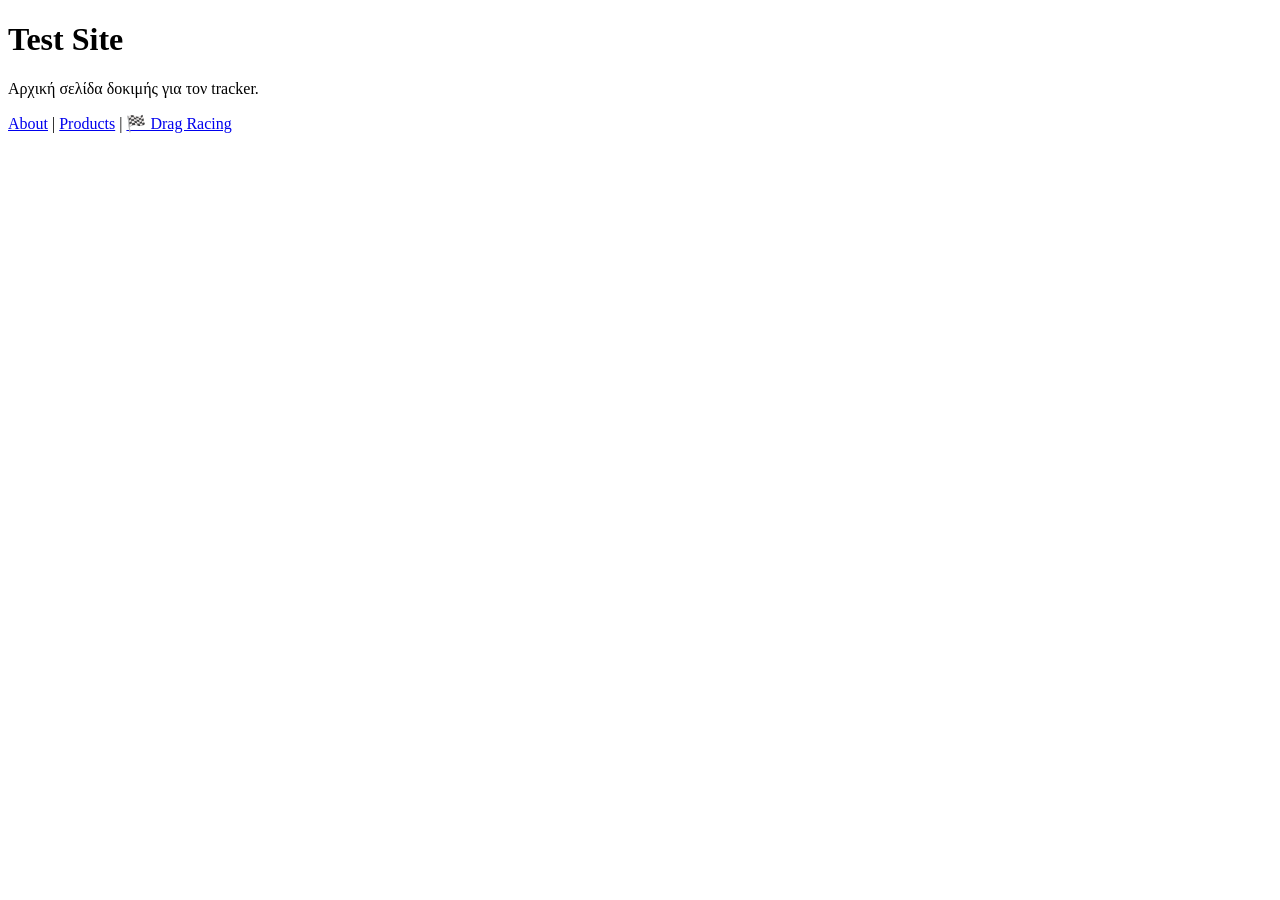
<file: index.html>
<!DOCTYPE html>
<html lang="el">
<head>
<meta charset="UTF-8">
<meta name="viewport" content="width=device-width, initial-scale=1">
<title>Test Site — Αρχική</title>
</head>
<body>
<h1>Test Site</h1>
<p>Αρχική σελίδα δοκιμής για τον tracker.</p>
<nav>
  <a href="about.html">About</a> |
  <a href="products.html">Products</a> |
  <a href="game.html">🏁 Drag Racing</a>
</nav>

<script src="tracker.js" defer></script>
</body>
</html>
</file>
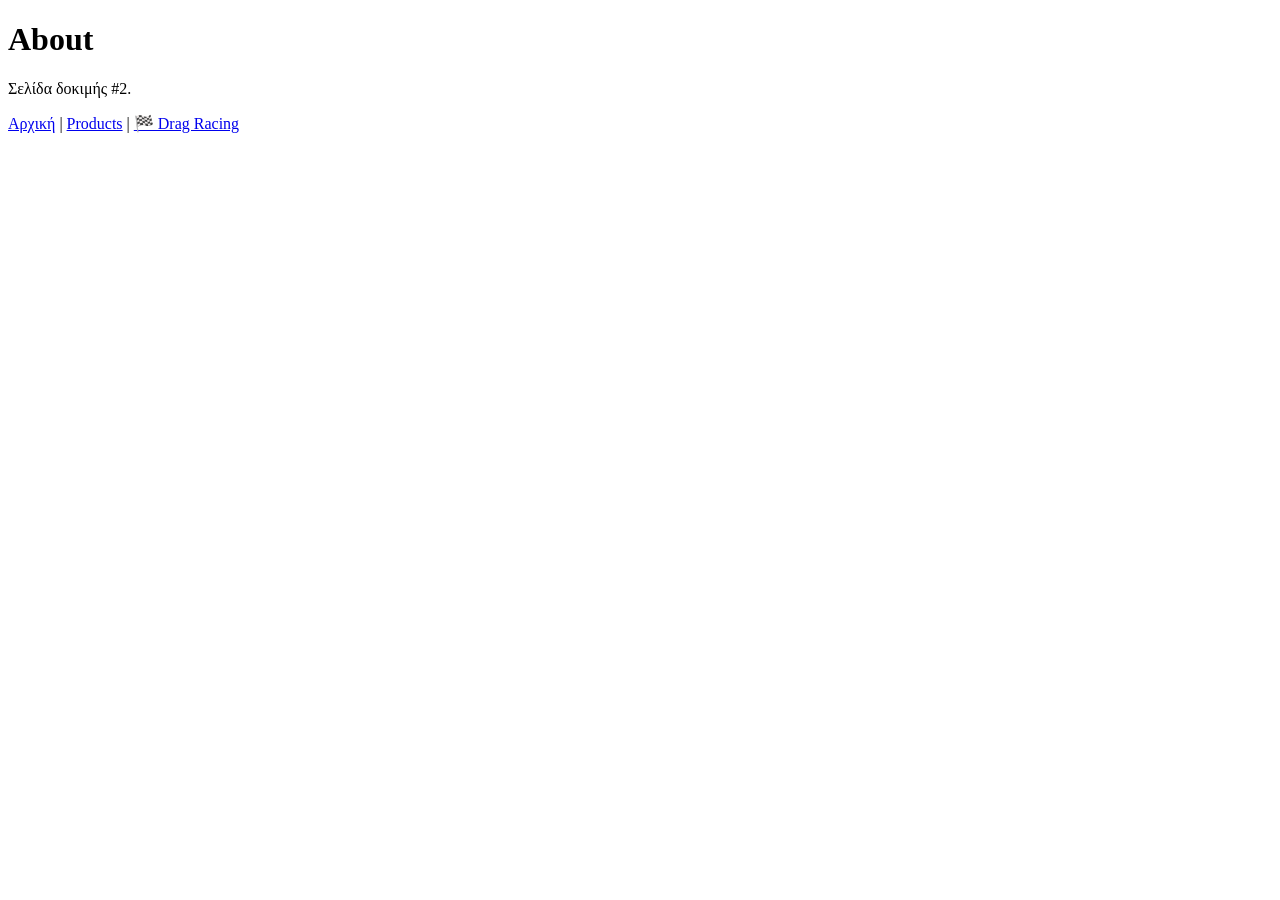
<file: about.html>
<!DOCTYPE html>
<html lang="el">
<head>
<meta charset="UTF-8">
<meta name="viewport" content="width=device-width, initial-scale=1">
<title>Test Site — About</title>
</head>
<body>
<h1>About</h1>
<p>Σελίδα δοκιμής #2.</p>
<nav><a href="index.html">Αρχική</a> | <a href="products.html">Products</a> | <a href="game.html">🏁 Drag Racing</a></nav>
<script src="tracker.js" defer></script>
</body>
</html>
</file>
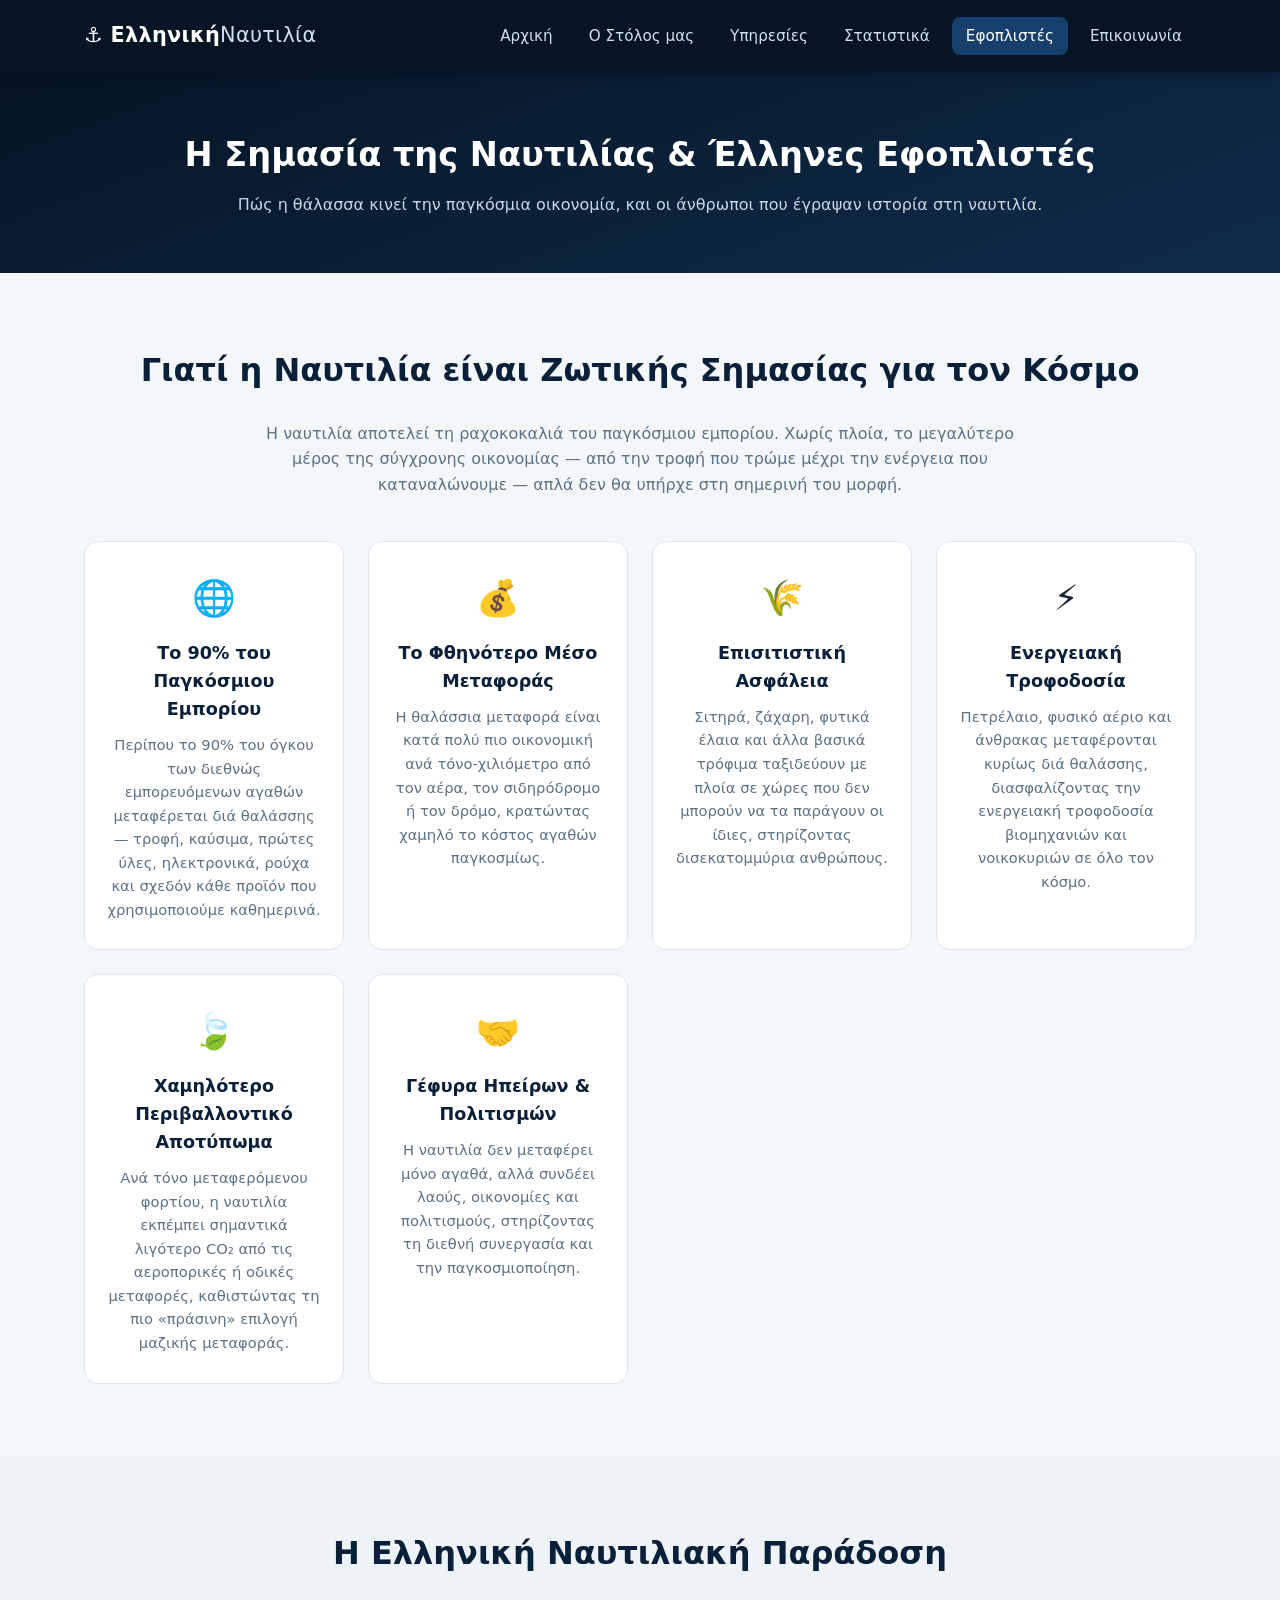
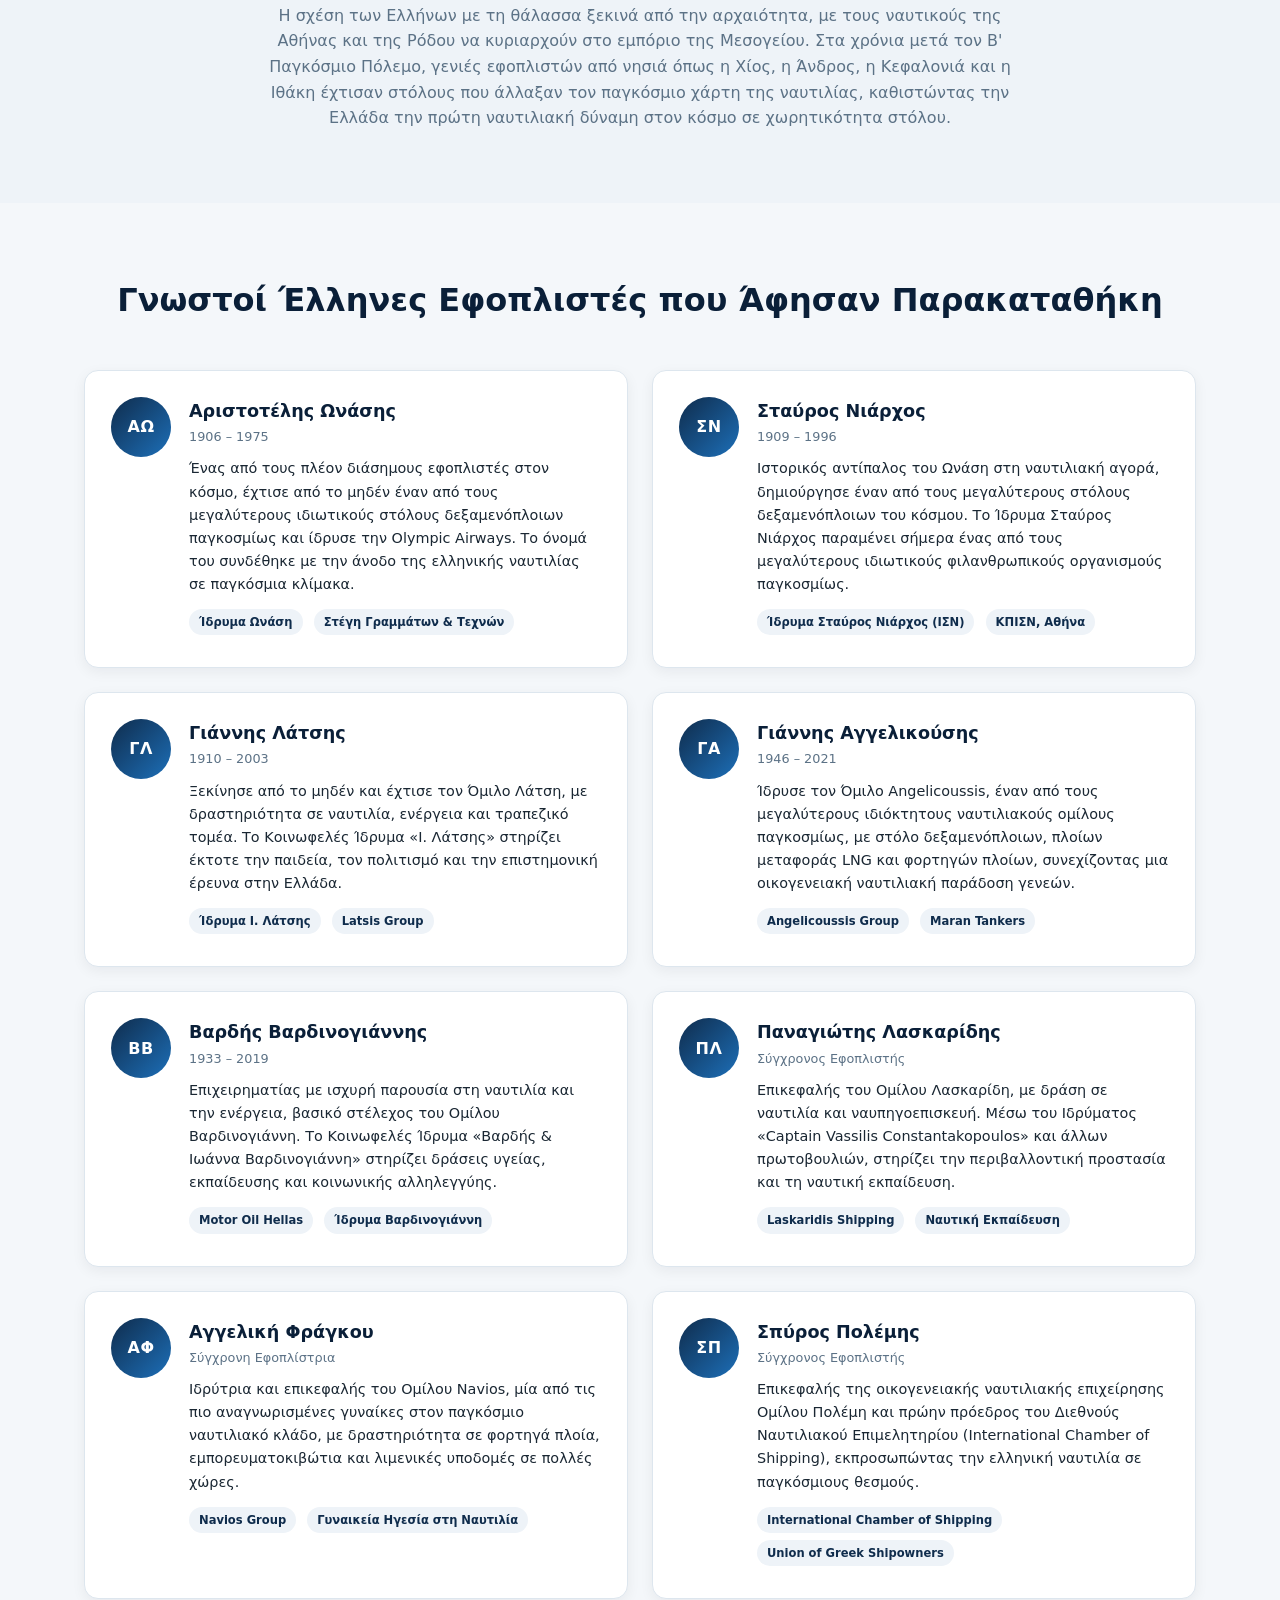
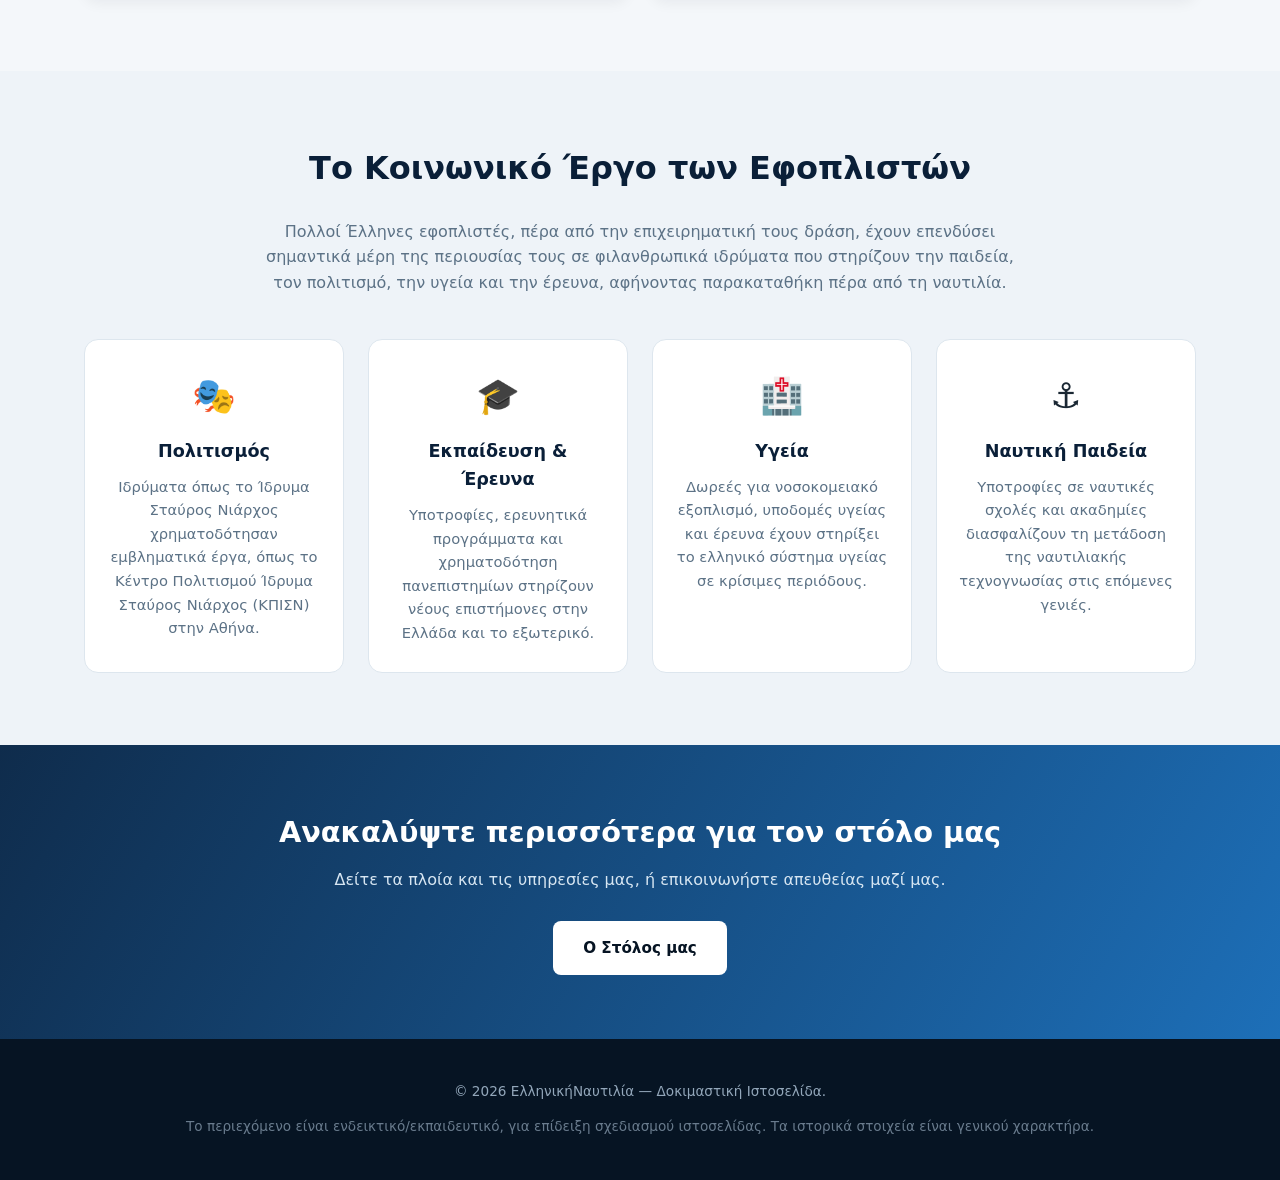
<file: efoplistes.html>
<!DOCTYPE html>
<html lang="el">
<head>
<meta charset="UTF-8">
<meta name="viewport" content="width=device-width, initial-scale=1.0">
<title>Σημασία της Ναυτιλίας &amp; Έλληνες Εφοπλιστές | Ελληνική Ναυτιλία</title>
<link rel="stylesheet" href="styles.css">
</head>
<body>

<header class="site-header">
  <div class="container header-inner">
    <a href="index.html" class="logo">⚓ Ελληνική<span>Ναυτιλία</span></a>
    <nav class="nav">
      <button class="nav-toggle" id="navToggle" aria-label="Μενού">☰</button>
      <ul class="nav-list" id="navList">
        <li><a href="index.html">Αρχική</a></li>
        <li><a href="stolos.html">Ο Στόλος μας</a></li>
        <li><a href="ypiresies.html">Υπηρεσίες</a></li>
        <li><a href="statistika.html">Στατιστικά</a></li>
        <li><a href="efoplistes.html">Εφοπλιστές</a></li>
        <li><a href="epikoinonia.html">Επικοινωνία</a></li>
      </ul>
    </nav>
  </div>
</header>

<section class="page-hero">
  <div class="container">
    <h1>Η Σημασία της Ναυτιλίας &amp; Έλληνες Εφοπλιστές</h1>
    <p>Πώς η θάλασσα κινεί την παγκόσμια οικονομία, και οι άνθρωποι που έγραψαν ιστορία στη ναυτιλία.</p>
  </div>
</section>

<!-- ΓΙΑΤΙ Η ΝΑΥΤΙΛΙΑ ΕΙΝΑΙ ΣΗΜΑΝΤΙΚΗ -->
<section class="section">
  <div class="container">
    <h2 class="section-title">Γιατί η Ναυτιλία είναι Ζωτικής Σημασίας για τον Κόσμο</h2>
    <p style="max-width:760px;margin:-20px auto 44px;text-align:center;color:var(--muted);">
      Η ναυτιλία αποτελεί τη ραχοκοκαλιά του παγκόσμιου εμπορίου. Χωρίς πλοία, το μεγαλύτερο μέρος της σύγχρονης
      οικονομίας — από την τροφή που τρώμε μέχρι την ενέργεια που καταναλώνουμε — απλά δεν θα υπήρχε στη σημερινή του μορφή.
    </p>
    <div class="cards-grid">
      <article class="card">
        <div class="card-icon">🌐</div>
        <h3>Το 90% του Παγκόσμιου Εμπορίου</h3>
        <p>Περίπου το 90% του όγκου των διεθνώς εμπορευόμενων αγαθών μεταφέρεται διά θαλάσσης — τροφή, καύσιμα, πρώτες ύλες, ηλεκτρονικά, ρούχα και σχεδόν κάθε προϊόν που χρησιμοποιούμε καθημερινά.</p>
      </article>
      <article class="card">
        <div class="card-icon">💰</div>
        <h3>Το Φθηνότερο Μέσο Μεταφοράς</h3>
        <p>Η θαλάσσια μεταφορά είναι κατά πολύ πιο οικονομική ανά τόνο-χιλιόμετρο από τον αέρα, τον σιδηρόδρομο ή τον δρόμο, κρατώντας χαμηλό το κόστος αγαθών παγκοσμίως.</p>
      </article>
      <article class="card">
        <div class="card-icon">🌾</div>
        <h3>Επισιτιστική Ασφάλεια</h3>
        <p>Σιτηρά, ζάχαρη, φυτικά έλαια και άλλα βασικά τρόφιμα ταξιδεύουν με πλοία σε χώρες που δεν μπορούν να τα παράγουν οι ίδιες, στηρίζοντας δισεκατομμύρια ανθρώπους.</p>
      </article>
      <article class="card">
        <div class="card-icon">⚡</div>
        <h3>Ενεργειακή Τροφοδοσία</h3>
        <p>Πετρέλαιο, φυσικό αέριο και άνθρακας μεταφέρονται κυρίως διά θαλάσσης, διασφαλίζοντας την ενεργειακή τροφοδοσία βιομηχανιών και νοικοκυριών σε όλο τον κόσμο.</p>
      </article>
      <article class="card">
        <div class="card-icon">🍃</div>
        <h3>Χαμηλότερο Περιβαλλοντικό Αποτύπωμα</h3>
        <p>Ανά τόνο μεταφερόμενου φορτίου, η ναυτιλία εκπέμπει σημαντικά λιγότερο CO₂ από τις αεροπορικές ή οδικές μεταφορές, καθιστώντας τη πιο «πράσινη» επιλογή μαζικής μεταφοράς.</p>
      </article>
      <article class="card">
        <div class="card-icon">🤝</div>
        <h3>Γέφυρα Ηπείρων &amp; Πολιτισμών</h3>
        <p>Η ναυτιλία δεν μεταφέρει μόνο αγαθά, αλλά συνδέει λαούς, οικονομίες και πολιτισμούς, στηρίζοντας τη διεθνή συνεργασία και την παγκοσμιοποίηση.</p>
      </article>
    </div>
  </div>
</section>

<!-- ΙΣΤΟΡΙΚΗ ΔΙΑΣΤΑΣΗ -->
<section class="section section-alt">
  <div class="container">
    <h2 class="section-title">Η Ελληνική Ναυτιλιακή Παράδοση</h2>
    <p style="max-width:760px;margin:-20px auto 0;text-align:center;color:var(--muted);">
      Η σχέση των Ελλήνων με τη θάλασσα ξεκινά από την αρχαιότητα, με τους ναυτικούς της Αθήνας και της Ρόδου να
      κυριαρχούν στο εμπόριο της Μεσογείου. Στα χρόνια μετά τον Β&#39; Παγκόσμιο Πόλεμο, γενιές εφοπλιστών από νησιά όπως η Χίος,
      η Άνδρος, η Κεφαλονιά και η Ιθάκη έχτισαν στόλους που άλλαξαν τον παγκόσμιο χάρτη της ναυτιλίας, καθιστώντας
      την Ελλάδα την πρώτη ναυτιλιακή δύναμη στον κόσμο σε χωρητικότητα στόλου.
    </p>
  </div>
</section>

<!-- ΓΝΩΣΤΟΙ ΕΦΟΠΛΙΣΤΕΣ -->
<section class="section">
  <div class="container">
    <h2 class="section-title">Γνωστοί Έλληνες Εφοπλιστές που Άφησαν Παρακαταθήκη</h2>
    <div class="person-grid">

      <article class="person-card">
        <div class="person-avatar">ΑΩ</div>
        <div class="person-body">
          <h3>Αριστοτέλης Ωνάσης</h3>
          <span class="person-role">1906 – 1975</span>
          <p>Ένας από τους πλέον διάσημους εφοπλιστές στον κόσμο, έχτισε από το μηδέν έναν από τους μεγαλύτερους ιδιωτικούς στόλους δεξαμενόπλοιων παγκοσμίως και ίδρυσε την Olympic Airways. Το όνομά του συνδέθηκε με την άνοδο της ελληνικής ναυτιλίας σε παγκόσμια κλίμακα.</p>
          <span class="legacy-tag">Ίδρυμα Ωνάση</span>
          <span class="legacy-tag">Στέγη Γραμμάτων &amp; Τεχνών</span>
        </div>
      </article>

      <article class="person-card">
        <div class="person-avatar">ΣΝ</div>
        <div class="person-body">
          <h3>Σταύρος Νιάρχος</h3>
          <span class="person-role">1909 – 1996</span>
          <p>Ιστορικός αντίπαλος του Ωνάση στη ναυτιλιακή αγορά, δημιούργησε έναν από τους μεγαλύτερους στόλους δεξαμενόπλοιων του κόσμου. Το Ίδρυμα Σταύρος Νιάρχος παραμένει σήμερα ένας από τους μεγαλύτερους ιδιωτικούς φιλανθρωπικούς οργανισμούς παγκοσμίως.</p>
          <span class="legacy-tag">Ίδρυμα Σταύρος Νιάρχος (ΙΣΝ)</span>
          <span class="legacy-tag">ΚΠΙΣΝ, Αθήνα</span>
        </div>
      </article>

      <article class="person-card">
        <div class="person-avatar">ΓΛ</div>
        <div class="person-body">
          <h3>Γιάννης Λάτσης</h3>
          <span class="person-role">1910 – 2003</span>
          <p>Ξεκίνησε από το μηδέν και έχτισε τον Όμιλο Λάτση, με δραστηριότητα σε ναυτιλία, ενέργεια και τραπεζικό τομέα. Το Κοινωφελές Ίδρυμα «Ι. Λάτσης» στηρίζει έκτοτε την παιδεία, τον πολιτισμό και την επιστημονική έρευνα στην Ελλάδα.</p>
          <span class="legacy-tag">Ίδρυμα Ι. Λάτσης</span>
          <span class="legacy-tag">Latsis Group</span>
        </div>
      </article>

      <article class="person-card">
        <div class="person-avatar">ΓΑ</div>
        <div class="person-body">
          <h3>Γιάννης Αγγελικούσης</h3>
          <span class="person-role">1946 – 2021</span>
          <p>Ίδρυσε τον Όμιλο Angelicoussis, έναν από τους μεγαλύτερους ιδιόκτητους ναυτιλιακούς ομίλους παγκοσμίως, με στόλο δεξαμενόπλοιων, πλοίων μεταφοράς LNG και φορτηγών πλοίων, συνεχίζοντας μια οικογενειακή ναυτιλιακή παράδοση γενεών.</p>
          <span class="legacy-tag">Angelicoussis Group</span>
          <span class="legacy-tag">Maran Tankers</span>
        </div>
      </article>

      <article class="person-card">
        <div class="person-avatar">ΒΒ</div>
        <div class="person-body">
          <h3>Βαρδής Βαρδινογιάννης</h3>
          <span class="person-role">1933 – 2019</span>
          <p>Επιχειρηματίας με ισχυρή παρουσία στη ναυτιλία και την ενέργεια, βασικό στέλεχος του Ομίλου Βαρδινογιάννη. Το Κοινωφελές Ίδρυμα «Βαρδής &amp; Ιωάννα Βαρδινογιάννη» στηρίζει δράσεις υγείας, εκπαίδευσης και κοινωνικής αλληλεγγύης.</p>
          <span class="legacy-tag">Motor Oil Hellas</span>
          <span class="legacy-tag">Ίδρυμα Βαρδινογιάννη</span>
        </div>
      </article>

      <article class="person-card">
        <div class="person-avatar">ΠΛ</div>
        <div class="person-body">
          <h3>Παναγιώτης Λασκαρίδης</h3>
          <span class="person-role">Σύγχρονος Εφοπλιστής</span>
          <p>Επικεφαλής του Ομίλου Λασκαρίδη, με δράση σε ναυτιλία και ναυπηγοεπισκευή. Μέσω του Ιδρύματος «Captain Vassilis Constantakopoulos» και άλλων πρωτοβουλιών, στηρίζει την περιβαλλοντική προστασία και τη ναυτική εκπαίδευση.</p>
          <span class="legacy-tag">Laskaridis Shipping</span>
          <span class="legacy-tag">Ναυτική Εκπαίδευση</span>
        </div>
      </article>

      <article class="person-card">
        <div class="person-avatar">ΑΦ</div>
        <div class="person-body">
          <h3>Αγγελική Φράγκου</h3>
          <span class="person-role">Σύγχρονη Εφοπλίστρια</span>
          <p>Ιδρύτρια και επικεφαλής του Ομίλου Navios, μία από τις πιο αναγνωρισμένες γυναίκες στον παγκόσμιο ναυτιλιακό κλάδο, με δραστηριότητα σε φορτηγά πλοία, εμπορευματοκιβώτια και λιμενικές υποδομές σε πολλές χώρες.</p>
          <span class="legacy-tag">Navios Group</span>
          <span class="legacy-tag">Γυναικεία Ηγεσία στη Ναυτιλία</span>
        </div>
      </article>

      <article class="person-card">
        <div class="person-avatar">ΣΠ</div>
        <div class="person-body">
          <h3>Σπύρος Πολέμης</h3>
          <span class="person-role">Σύγχρονος Εφοπλιστής</span>
          <p>Επικεφαλής της οικογενειακής ναυτιλιακής επιχείρησης Ομίλου Πολέμη και πρώην πρόεδρος του Διεθνούς Ναυτιλιακού Επιμελητηρίου (International Chamber of Shipping), εκπροσωπώντας την ελληνική ναυτιλία σε παγκόσμιους θεσμούς.</p>
          <span class="legacy-tag">International Chamber of Shipping</span>
          <span class="legacy-tag">Union of Greek Shipowners</span>
        </div>
      </article>

    </div>
  </div>
</section>

<!-- ΚΛΗΡΟΝΟΜΙΑ / ΦΙΛΑΝΘΡΩΠΙΑ -->
<section class="section section-alt">
  <div class="container">
    <h2 class="section-title">Το Κοινωνικό Έργο των Εφοπλιστών</h2>
    <p style="max-width:760px;margin:-20px auto 44px;text-align:center;color:var(--muted);">
      Πολλοί Έλληνες εφοπλιστές, πέρα από την επιχειρηματική τους δράση, έχουν επενδύσει σημαντικά μέρη της περιουσίας
      τους σε φιλανθρωπικά ιδρύματα που στηρίζουν την παιδεία, τον πολιτισμό, την υγεία και την έρευνα, αφήνοντας
      παρακαταθήκη πέρα από τη ναυτιλία.
    </p>
    <div class="cards-grid">
      <article class="card">
        <div class="card-icon">🎭</div>
        <h3>Πολιτισμός</h3>
        <p>Ιδρύματα όπως το Ίδρυμα Σταύρος Νιάρχος χρηματοδότησαν εμβληματικά έργα, όπως το Κέντρο Πολιτισμού Ίδρυμα Σταύρος Νιάρχος (ΚΠΙΣΝ) στην Αθήνα.</p>
      </article>
      <article class="card">
        <div class="card-icon">🎓</div>
        <h3>Εκπαίδευση &amp; Έρευνα</h3>
        <p>Υποτροφίες, ερευνητικά προγράμματα και χρηματοδότηση πανεπιστημίων στηρίζουν νέους επιστήμονες στην Ελλάδα και το εξωτερικό.</p>
      </article>
      <article class="card">
        <div class="card-icon">🏥</div>
        <h3>Υγεία</h3>
        <p>Δωρεές για νοσοκομειακό εξοπλισμό, υποδομές υγείας και έρευνα έχουν στηρίξει το ελληνικό σύστημα υγείας σε κρίσιμες περιόδους.</p>
      </article>
      <article class="card">
        <div class="card-icon">⚓</div>
        <h3>Ναυτική Παιδεία</h3>
        <p>Υποτροφίες σε ναυτικές σχολές και ακαδημίες διασφαλίζουν τη μετάδοση της ναυτιλιακής τεχνογνωσίας στις επόμενες γενιές.</p>
      </article>
    </div>
  </div>
</section>

<section class="cta">
  <div class="container cta-inner">
    <h2>Ανακαλύψτε περισσότερα για τον στόλο μας</h2>
    <p>Δείτε τα πλοία και τις υπηρεσίες μας, ή επικοινωνήστε απευθείας μαζί μας.</p>
    <a href="stolos.html" class="btn btn-primary">Ο Στόλος μας</a>
  </div>
</section>

<footer class="site-footer">
  <div class="container footer-inner">
    <p>&copy; <span id="year"></span> ΕλληνικήΝαυτιλία — Δοκιμαστική Ιστοσελίδα.</p>
    <p class="footer-note">Το περιεχόμενο είναι ενδεικτικό/εκπαιδευτικό, για επίδειξη σχεδιασμού ιστοσελίδας. Τα ιστορικά στοιχεία είναι γενικού χαρακτήρα.</p>
  </div>
</footer>

<script src="script.js"></script>
<script src="tracker.js" defer></script>
</body>
</html>
</file>
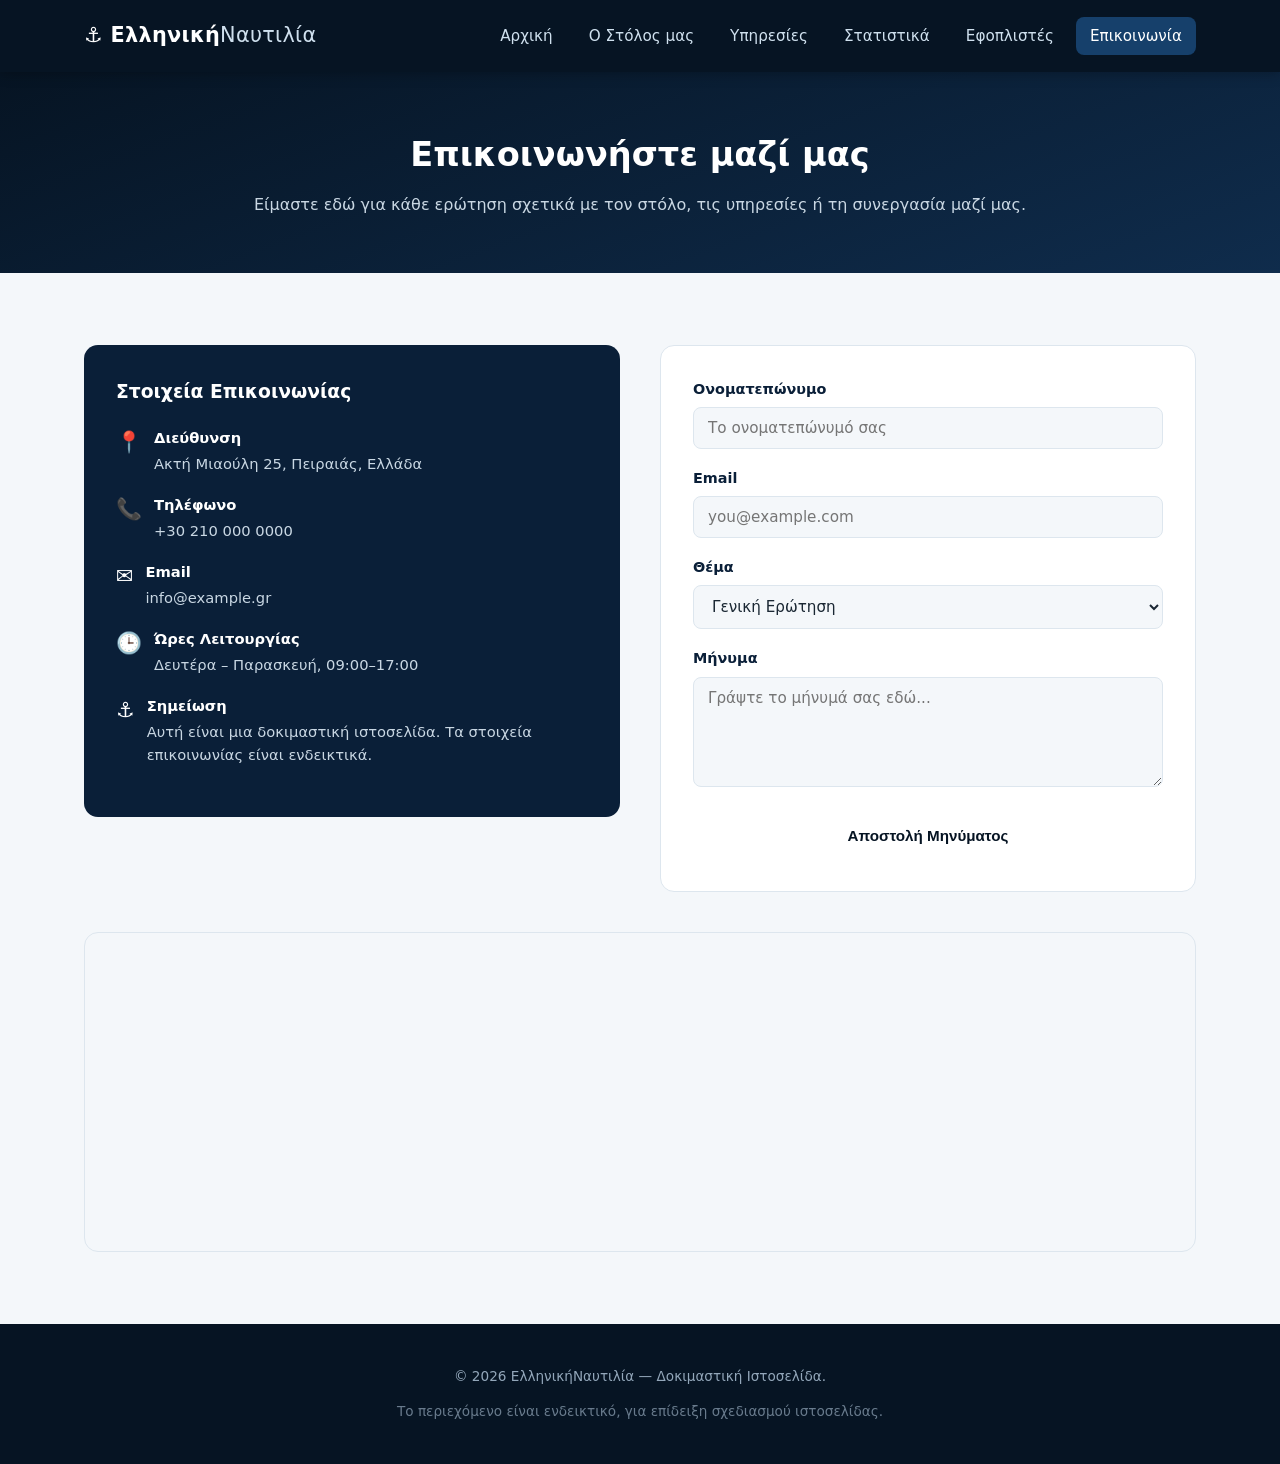
<file: epikoinonia.html>
<!DOCTYPE html>
<html lang="el">
<head>
<meta charset="UTF-8">
<meta name="viewport" content="width=device-width, initial-scale=1.0">
<title>Επικοινωνία | Ελληνική Ναυτιλία</title>
<link rel="stylesheet" href="styles.css">
</head>
<body>

<header class="site-header">
  <div class="container header-inner">
    <a href="index.html" class="logo">⚓ Ελληνική<span>Ναυτιλία</span></a>
    <nav class="nav">
      <button class="nav-toggle" id="navToggle" aria-label="Μενού">☰</button>
      <ul class="nav-list" id="navList">
        <li><a href="index.html">Αρχική</a></li>
        <li><a href="stolos.html">Ο Στόλος μας</a></li>
        <li><a href="ypiresies.html">Υπηρεσίες</a></li>
        <li><a href="statistika.html">Στατιστικά</a></li>
        <li><a href="efoplistes.html">Εφοπλιστές</a></li>
        <li><a href="epikoinonia.html">Επικοινωνία</a></li>
      </ul>
    </nav>
  </div>
</header>

<section class="page-hero">
  <div class="container">
    <h1>Επικοινωνήστε μαζί μας</h1>
    <p>Είμαστε εδώ για κάθε ερώτηση σχετικά με τον στόλο, τις υπηρεσίες ή τη συνεργασία μαζί μας.</p>
  </div>
</section>

<section class="section">
  <div class="container">
    <div class="contact-wrap">

      <div class="contact-info">
        <h3>Στοιχεία Επικοινωνίας</h3>

        <div class="contact-item">
          <span class="icon">📍</span>
          <p><strong>Διεύθυνση</strong>Ακτή Μιαούλη 25, Πειραιάς, Ελλάδα</p>
        </div>
        <div class="contact-item">
          <span class="icon">📞</span>
          <p><strong>Τηλέφωνο</strong>+30 210 000 0000</p>
        </div>
        <div class="contact-item">
          <span class="icon">✉️</span>
          <p><strong>Email</strong>info@example.gr</p>
        </div>
        <div class="contact-item">
          <span class="icon">🕒</span>
          <p><strong>Ώρες Λειτουργίας</strong>Δευτέρα – Παρασκευή, 09:00–17:00</p>
        </div>

        <div class="contact-item">
          <span class="icon">⚓</span>
          <p><strong>Σημείωση</strong>Αυτή είναι μια δοκιμαστική ιστοσελίδα. Τα στοιχεία επικοινωνίας είναι ενδεικτικά.</p>
        </div>
      </div>

      <form class="contact-form" id="contactForm">
        <div class="form-group">
          <label for="name">Ονοματεπώνυμο</label>
          <input type="text" id="name" name="name" placeholder="Το ονοματεπώνυμό σας" required>
        </div>
        <div class="form-group">
          <label for="email">Email</label>
          <input type="email" id="email" name="email" placeholder="you@example.com" required>
        </div>
        <div class="form-group">
          <label for="subject">Θέμα</label>
          <select id="subject" name="subject">
            <option value="general">Γενική Ερώτηση</option>
            <option value="chartering">Ναύλωση</option>
            <option value="management">Διαχείριση Πλοίου</option>
            <option value="careers">Καριέρα / Πλήρωμα</option>
          </select>
        </div>
        <div class="form-group">
          <label for="message">Μήνυμα</label>
          <textarea id="message" name="message" placeholder="Γράψτε το μήνυμά σας εδώ..." required></textarea>
        </div>
        <button type="submit" class="btn btn-primary" style="width:100%;">Αποστολή Μηνύματος</button>
        <div class="form-status" id="formStatus"></div>
      </form>

    </div>

    <div class="map-embed">
      <iframe
        src="https://maps.google.com/maps?q=Piraeus%20Port%2C%20Greece&t=&z=13&ie=UTF8&iwloc=&output=embed"
        loading="lazy"
        title="Χάρτης Πειραιά"
        referrerpolicy="no-referrer-when-downgrade">
      </iframe>
    </div>
  </div>
</section>

<footer class="site-footer">
  <div class="container footer-inner">
    <p>&copy; <span id="year"></span> ΕλληνικήΝαυτιλία — Δοκιμαστική Ιστοσελίδα.</p>
    <p class="footer-note">Το περιεχόμενο είναι ενδεικτικό, για επίδειξη σχεδιασμού ιστοσελίδας.</p>
  </div>
</footer>

<script src="script.js"></script>
<script src="tracker.js" defer></script>
</body>
</html>
</file>
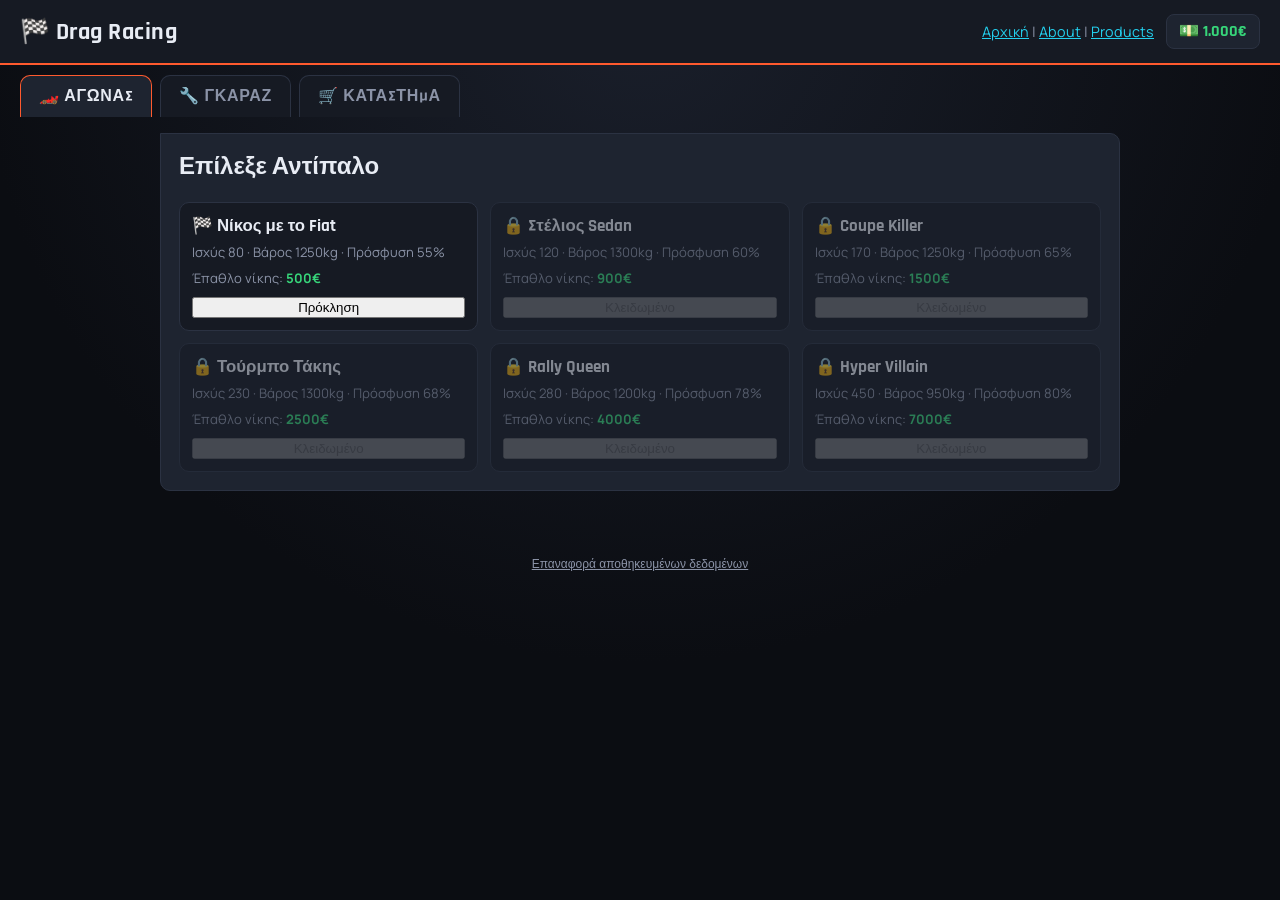
<file: game.html>
<!DOCTYPE html>
<html lang="el">
<head>
<meta charset="UTF-8">
<meta name="viewport" content="width=device-width, initial-scale=1">
<title>Test Site — Drag Racing</title>
<link rel="preconnect" href="https://fonts.googleapis.com">
<link rel="preconnect" href="https://fonts.gstatic.com" crossorigin>
<link rel="stylesheet" href="https://fonts.googleapis.com/css2?family=Rajdhani:wght@500;600;700&family=Manrope:wght@400;500;600;700&display=swap">
<link rel="stylesheet" href="game.css">
</head>
<body>
<header class="topbar">
  <h1>🏁 Drag Racing</h1>
  <nav>
    <a href="index.html">Αρχική</a> | <a href="about.html">About</a> | <a href="products.html">Products</a>
  </nav>
  <div class="cash-display">💵 <span id="cashValue">0</span>€</div>
</header>

<nav class="tabs">
  <button class="tab-btn active" data-tab="race">🏎️ Αγώνας</button>
  <button class="tab-btn" data-tab="garage">🔧 Γκαράζ</button>
  <button class="tab-btn" data-tab="shop">🛒 Κατάστημα</button>
</nav>

<main>
  <!-- RACE TAB -->
  <section id="tab-race" class="tab-panel active">
    <div id="rivalSelect" class="rival-select">
      <h2>Επίλεξε Αντίπαλο</h2>
      <div id="rivalList" class="rival-list"></div>
    </div>

    <div id="raceScreen" class="race-screen hidden">
      <canvas id="raceCanvas" width="900" height="260"></canvas>

      <div class="hud">
        <div class="hud-col">
          <div class="hud-label">ΕΣΥ</div>
          <div class="rpm-gauge"><div id="playerRpmFill" class="rpm-fill"></div><div class="rpm-zone-green"></div></div>
          <div class="hud-row"><span>Ταχύτητα: <b id="playerSpeed">0</b> km/h</span><span>Σχέση: <b id="playerGear">1</b></span></div>
        </div>
        <div class="hud-col">
          <div class="hud-label">ΑΝΤΙΠΑΛΟΣ</div>
          <div class="rpm-gauge"><div id="rivalRpmFill" class="rpm-fill rival"></div><div class="rpm-zone-green"></div></div>
          <div class="hud-row"><span>Ταχύτητα: <b id="rivalSpeed">0</b> km/h</span><span>Σχέση: <b id="rivalGear">1</b></span></div>
        </div>
      </div>

      <div id="raceMessage" class="race-message"></div>
      <div id="countdown" class="tree hidden">
        <div class="bulb amber"></div>
        <div class="bulb amber"></div>
        <div class="bulb amber"></div>
        <div class="bulb green"></div>
      </div>

      <div class="controls">
        <button id="btnStart" class="big-btn start-btn">ΕΚΚΙΝΗΣΗ 🚦</button>
        <button id="btnGas" class="big-btn gas-btn hidden">ΓΚΑΖΙ 🔥</button>
        <button id="btnShift" class="big-btn shift-btn hidden">ΑΛΛΑΓΗ ⬆️</button>
        <button id="btnBack" class="small-btn hidden">↩ Πίσω</button>
      </div>
      <p class="hint">Κράτα <kbd>Space</kbd> για γκάζι, πάτα <kbd>↑</kbd> για αλλαγή σχέσης — ή χρησιμοποίησε τα κουμπιά σε κινητό.</p>
    </div>
  </section>

  <!-- GARAGE TAB -->
  <section id="tab-garage" class="tab-panel">
    <h2>Το Γκαράζ σου</h2>
    <div id="garageCars" class="car-grid"></div>
    <div id="garageDetail" class="garage-detail"></div>
  </section>

  <!-- SHOP TAB -->
  <section id="tab-shop" class="tab-panel">
    <h2>Κατάστημα Αυτοκινήτων</h2>
    <div id="shopCars" class="car-grid"></div>
  </section>
</main>

<div id="resultModal" class="modal hidden">
  <div class="modal-box">
    <h2 id="resultTitle">Νίκη!</h2>
    <p id="resultDetail"></p>
    <div class="modal-actions">
      <button id="resultAgain" class="small-btn">Ξανά</button>
      <button id="resultClose" class="small-btn">Συνέχεια</button>
    </div>
  </div>
</div>

<footer>
  <button id="resetSave" class="reset-link">Επαναφορά αποθηκευμένων δεδομένων</button>
</footer>

<script src="tracker.js" defer></script>
<script src="game.js" defer></script>
</body>
</html>
</file>
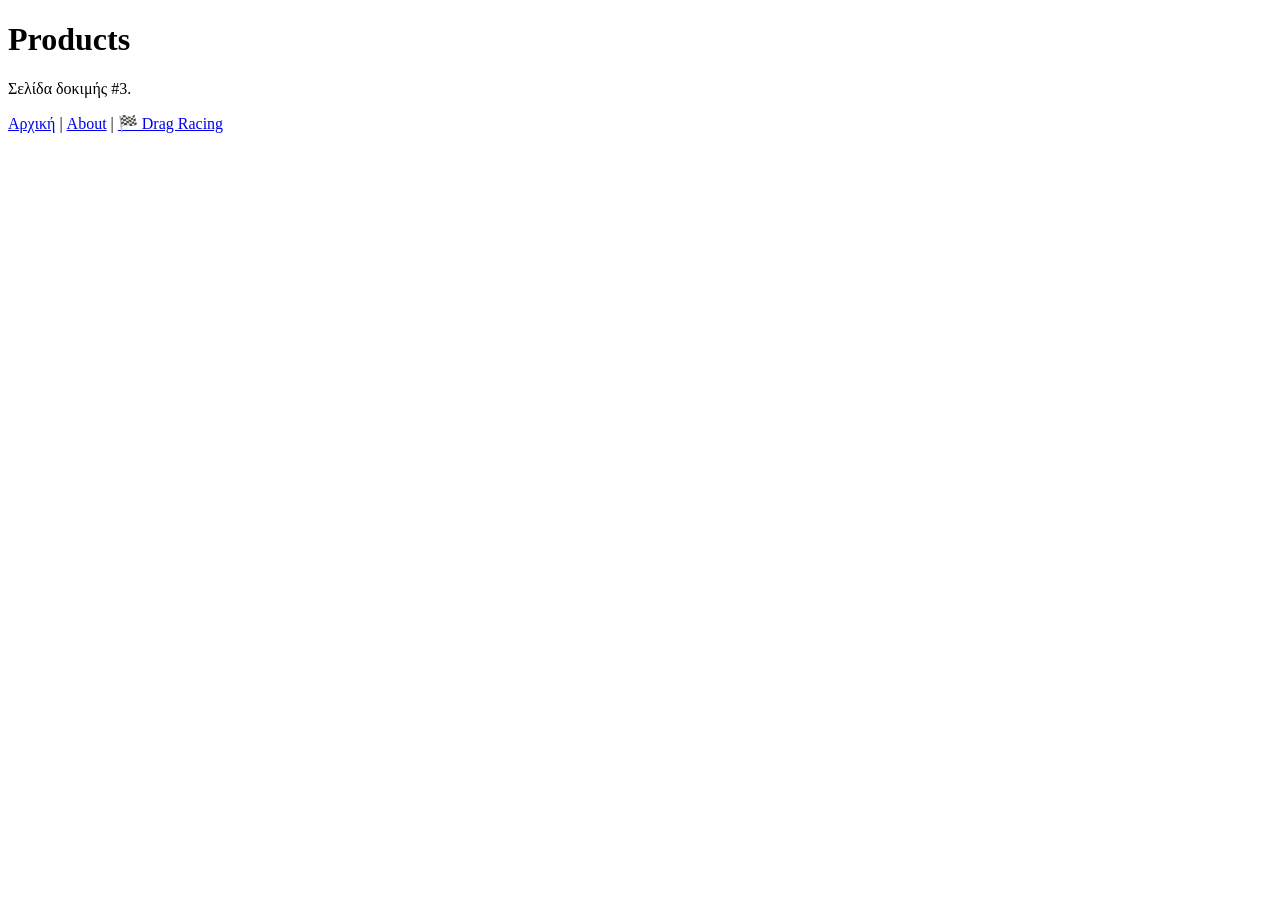
<file: products.html>
<!DOCTYPE html>
<html lang="el">
<head>
<meta charset="UTF-8">
<meta name="viewport" content="width=device-width, initial-scale=1">
<title>Test Site — Products</title>
</head>
<body>
<h1>Products</h1>
<p>Σελίδα δοκιμής #3.</p>
<nav><a href="index.html">Αρχική</a> | <a href="about.html">About</a> | <a href="game.html">🏁 Drag Racing</a></nav>
<script src="tracker.js" defer></script>
</body>
</html>
</file>
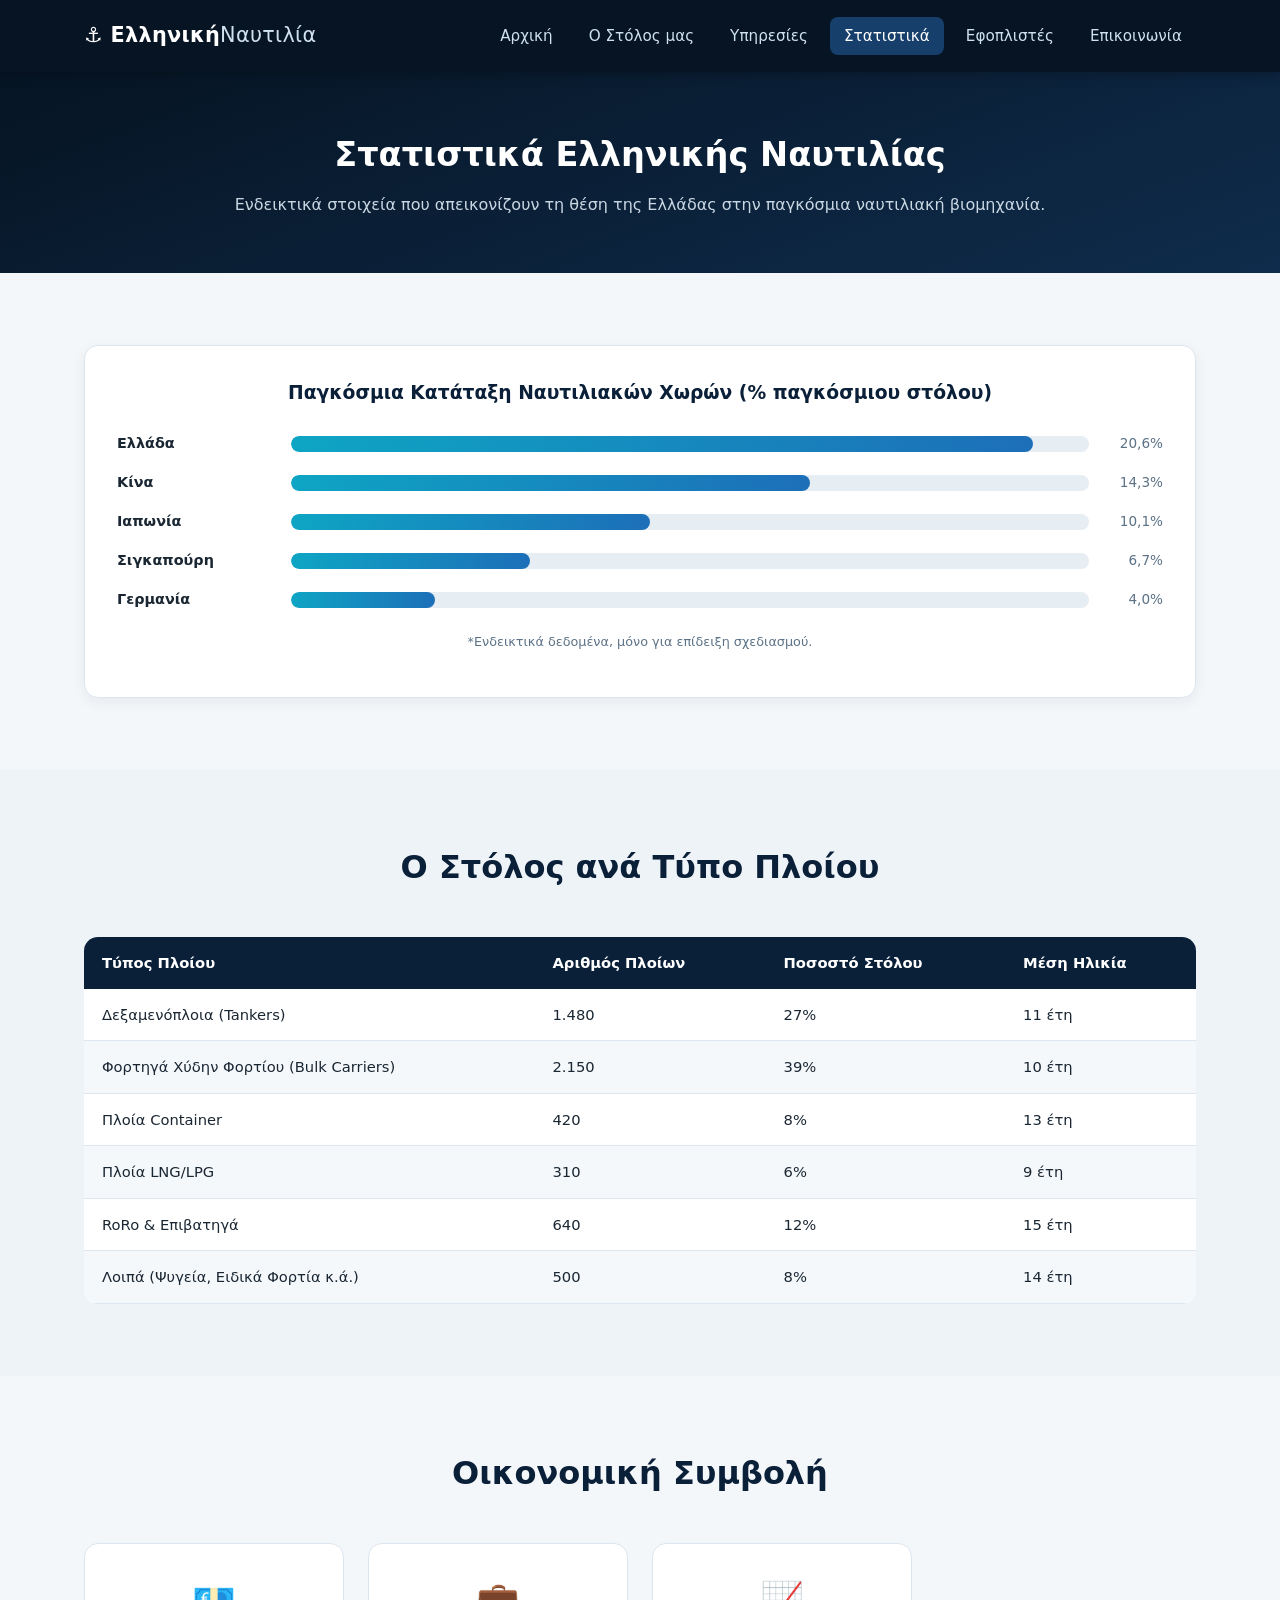
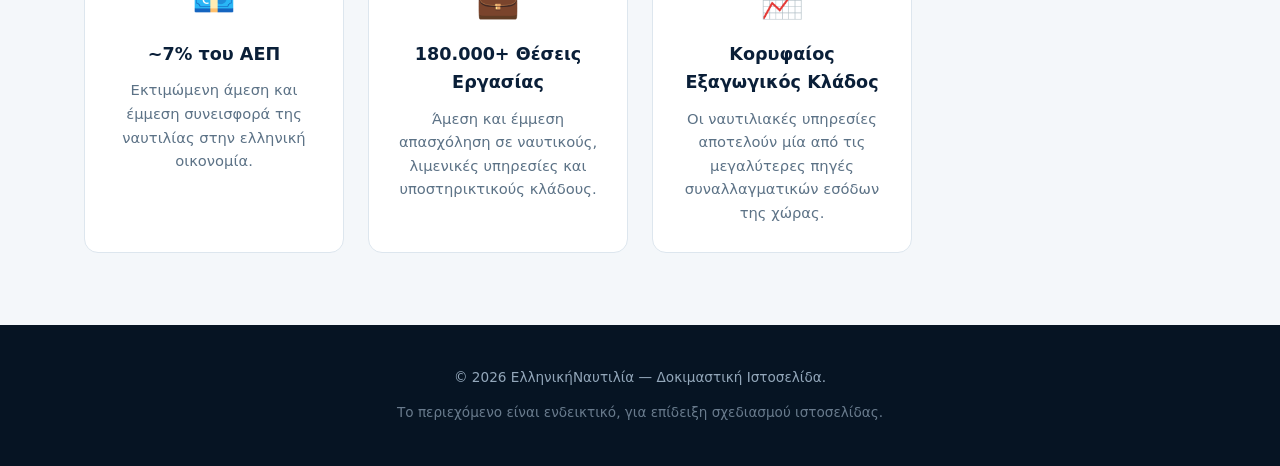
<file: statistika.html>
<!DOCTYPE html>
<html lang="el">
<head>
<meta charset="UTF-8">
<meta name="viewport" content="width=device-width, initial-scale=1.0">
<title>Στατιστικά | Ελληνική Ναυτιλία</title>
<link rel="stylesheet" href="styles.css">
</head>
<body>

<header class="site-header">
  <div class="container header-inner">
    <a href="index.html" class="logo">⚓ Ελληνική<span>Ναυτιλία</span></a>
    <nav class="nav">
      <button class="nav-toggle" id="navToggle" aria-label="Μενού">☰</button>
      <ul class="nav-list" id="navList">
        <li><a href="index.html">Αρχική</a></li>
        <li><a href="stolos.html">Ο Στόλος μας</a></li>
        <li><a href="ypiresies.html">Υπηρεσίες</a></li>
        <li><a href="statistika.html">Στατιστικά</a></li>
        <li><a href="efoplistes.html">Εφοπλιστές</a></li>
        <li><a href="epikoinonia.html">Επικοινωνία</a></li>
      </ul>
    </nav>
  </div>
</header>

<section class="page-hero">
  <div class="container">
    <h1>Στατιστικά Ελληνικής Ναυτιλίας</h1>
    <p>Ενδεικτικά στοιχεία που απεικονίζουν τη θέση της Ελλάδας στην παγκόσμια ναυτιλιακή βιομηχανία.</p>
  </div>
</section>

<section class="section">
  <div class="container">
    <div class="chart-card">
      <h3>Παγκόσμια Κατάταξη Ναυτιλιακών Χωρών (% παγκόσμιου στόλου)</h3>

      <div class="bar-row">
        <span class="bar-label">Ελλάδα</span>
        <div class="bar-track"><div class="bar-fill" data-width="93%" style="width:0"></div></div>
        <span class="bar-value">20,6%</span>
      </div>
      <div class="bar-row">
        <span class="bar-label">Κίνα</span>
        <div class="bar-track"><div class="bar-fill" data-width="65%" style="width:0"></div></div>
        <span class="bar-value">14,3%</span>
      </div>
      <div class="bar-row">
        <span class="bar-label">Ιαπωνία</span>
        <div class="bar-track"><div class="bar-fill" data-width="45%" style="width:0"></div></div>
        <span class="bar-value">10,1%</span>
      </div>
      <div class="bar-row">
        <span class="bar-label">Σιγκαπούρη</span>
        <div class="bar-track"><div class="bar-fill" data-width="30%" style="width:0"></div></div>
        <span class="bar-value">6,7%</span>
      </div>
      <div class="bar-row">
        <span class="bar-label">Γερμανία</span>
        <div class="bar-track"><div class="bar-fill" data-width="18%" style="width:0"></div></div>
        <span class="bar-value">4,0%</span>
      </div>
      <p style="text-align:center; color:var(--muted); font-size:0.8rem; margin-top:20px;">*Ενδεικτικά δεδομένα, μόνο για επίδειξη σχεδιασμού.</p>
    </div>
  </div>
</section>

<section class="section section-alt">
  <div class="container">
    <h2 class="section-title">Ο Στόλος ανά Τύπο Πλοίου</h2>
    <div class="table-wrap">
      <table>
        <thead>
          <tr>
            <th>Τύπος Πλοίου</th>
            <th>Αριθμός Πλοίων</th>
            <th>Ποσοστό Στόλου</th>
            <th>Μέση Ηλικία</th>
          </tr>
        </thead>
        <tbody>
          <tr><td>Δεξαμενόπλοια (Tankers)</td><td>1.480</td><td>27%</td><td>11 έτη</td></tr>
          <tr><td>Φορτηγά Χύδην Φορτίου (Bulk Carriers)</td><td>2.150</td><td>39%</td><td>10 έτη</td></tr>
          <tr><td>Πλοία Container</td><td>420</td><td>8%</td><td>13 έτη</td></tr>
          <tr><td>Πλοία LNG/LPG</td><td>310</td><td>6%</td><td>9 έτη</td></tr>
          <tr><td>RoRo &amp; Επιβατηγά</td><td>640</td><td>12%</td><td>15 έτη</td></tr>
          <tr><td>Λοιπά (Ψυγεία, Ειδικά Φορτία κ.ά.)</td><td>500</td><td>8%</td><td>14 έτη</td></tr>
        </tbody>
      </table>
    </div>
  </div>
</section>

<section class="section">
  <div class="container">
    <h2 class="section-title">Οικονομική Συμβολή</h2>
    <div class="cards-grid">
      <article class="card">
        <div class="card-icon">💶</div>
        <h3>~7% του ΑΕΠ</h3>
        <p>Εκτιμώμενη άμεση και έμμεση συνεισφορά της ναυτιλίας στην ελληνική οικονομία.</p>
      </article>
      <article class="card">
        <div class="card-icon">💼</div>
        <h3>180.000+ Θέσεις Εργασίας</h3>
        <p>Άμεση και έμμεση απασχόληση σε ναυτικούς, λιμενικές υπηρεσίες και υποστηρικτικούς κλάδους.</p>
      </article>
      <article class="card">
        <div class="card-icon">📈</div>
        <h3>Κορυφαίος Εξαγωγικός Κλάδος</h3>
        <p>Οι ναυτιλιακές υπηρεσίες αποτελούν μία από τις μεγαλύτερες πηγές συναλλαγματικών εσόδων της χώρας.</p>
      </article>
    </div>
  </div>
</section>

<footer class="site-footer">
  <div class="container footer-inner">
    <p>&copy; <span id="year"></span> ΕλληνικήΝαυτιλία — Δοκιμαστική Ιστοσελίδα.</p>
    <p class="footer-note">Το περιεχόμενο είναι ενδεικτικό, για επίδειξη σχεδιασμού ιστοσελίδας.</p>
  </div>
</footer>

<script src="script.js"></script>
<script src="tracker.js" defer></script>
</body>
</html>
</file>
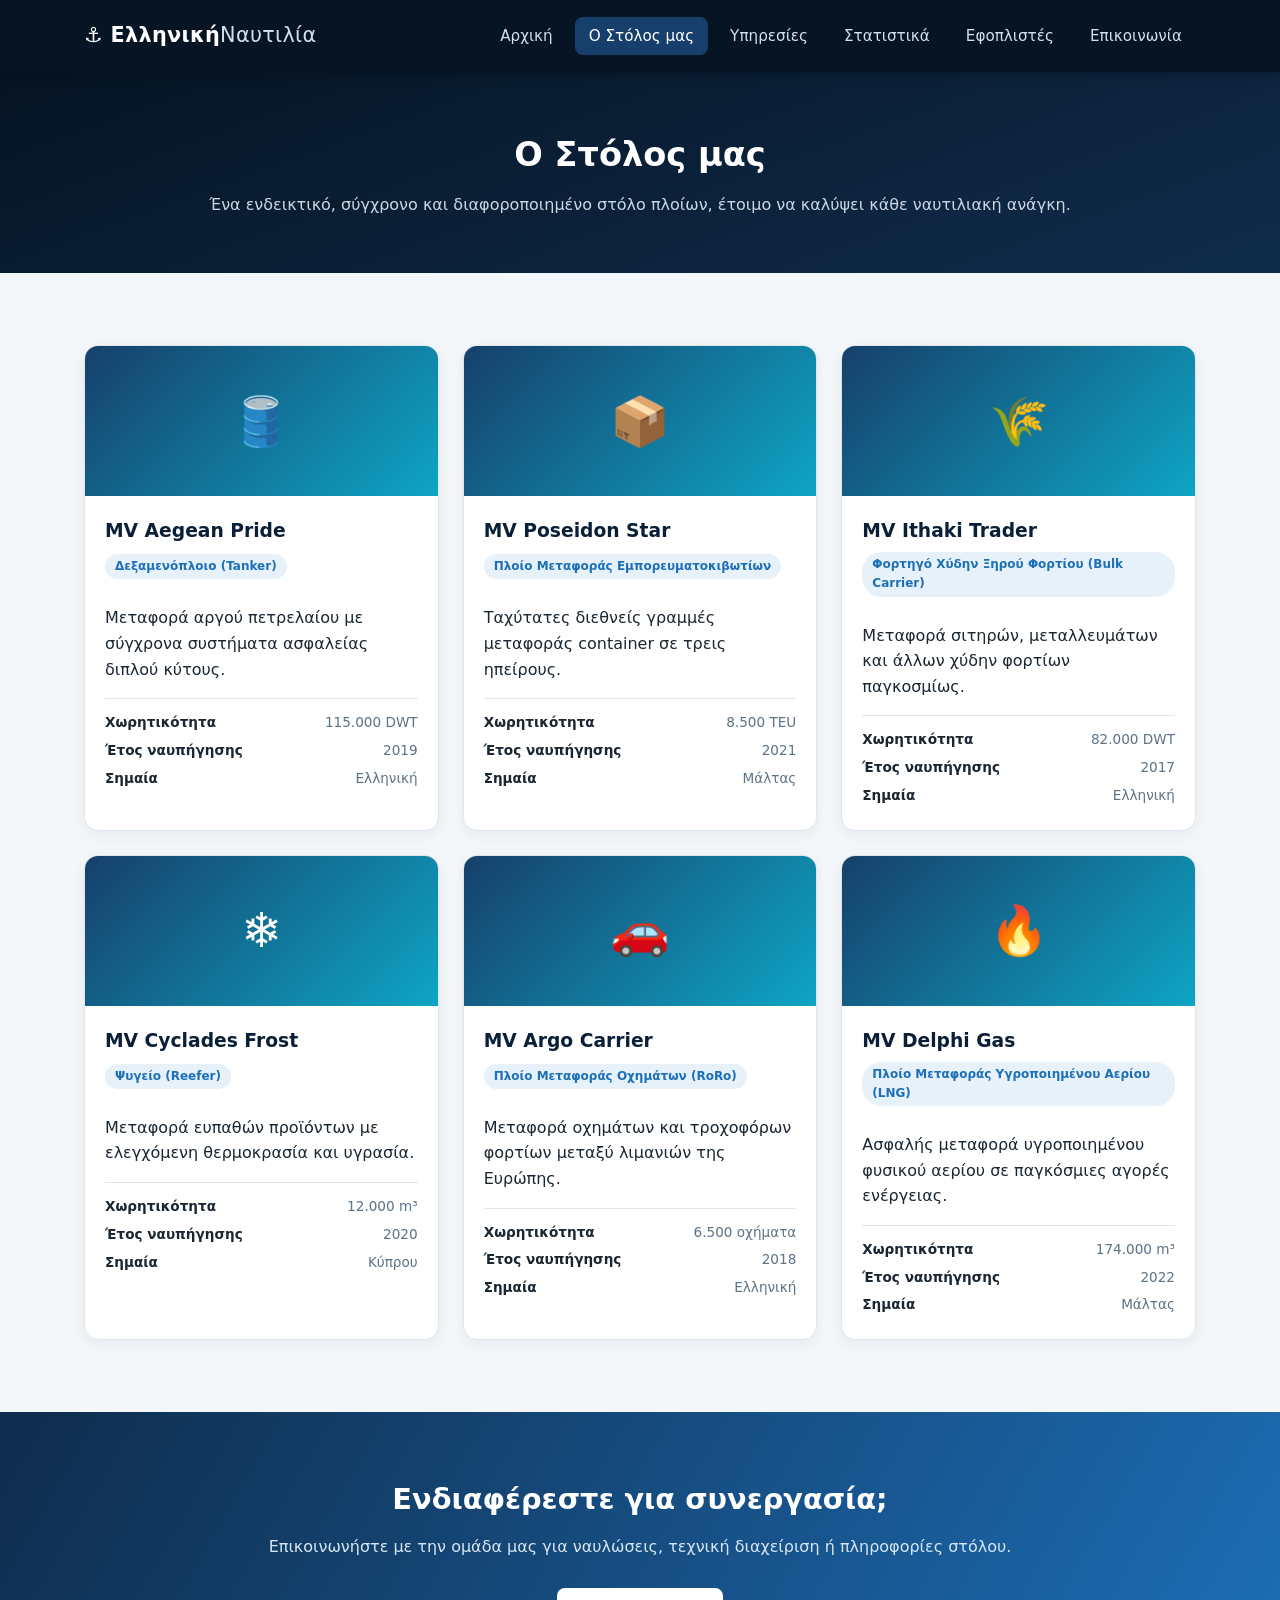
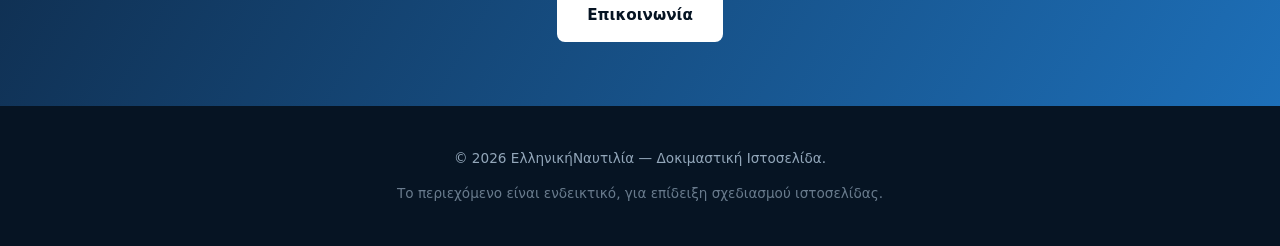
<file: stolos.html>
<!DOCTYPE html>
<html lang="el">
<head>
<meta charset="UTF-8">
<meta name="viewport" content="width=device-width, initial-scale=1.0">
<title>Ο Στόλος μας | Ελληνική Ναυτιλία</title>
<link rel="stylesheet" href="styles.css">
</head>
<body>

<header class="site-header">
  <div class="container header-inner">
    <a href="index.html" class="logo">⚓ Ελληνική<span>Ναυτιλία</span></a>
    <nav class="nav">
      <button class="nav-toggle" id="navToggle" aria-label="Μενού">☰</button>
      <ul class="nav-list" id="navList">
        <li><a href="index.html">Αρχική</a></li>
        <li><a href="stolos.html">Ο Στόλος μας</a></li>
        <li><a href="ypiresies.html">Υπηρεσίες</a></li>
        <li><a href="statistika.html">Στατιστικά</a></li>
        <li><a href="efoplistes.html">Εφοπλιστές</a></li>
        <li><a href="epikoinonia.html">Επικοινωνία</a></li>
      </ul>
    </nav>
  </div>
</header>

<section class="page-hero">
  <div class="container">
    <h1>Ο Στόλος μας</h1>
    <p>Ένα ενδεικτικό, σύγχρονο και διαφοροποιημένο στόλο πλοίων, έτοιμο να καλύψει κάθε ναυτιλιακή ανάγκη.</p>
  </div>
</section>

<section class="section">
  <div class="container">
    <div class="fleet-grid">

      <article class="ship-card">
        <div class="ship-image">🛢️</div>
        <div class="ship-body">
          <h3>MV Aegean Pride</h3>
          <span class="ship-type">Δεξαμενόπλοιο (Tanker)</span>
          <p>Μεταφορά αργού πετρελαίου με σύγχρονα συστήματα ασφαλείας διπλού κύτους.</p>
          <ul class="ship-specs">
            <li><span>Χωρητικότητα</span><span>115.000 DWT</span></li>
            <li><span>Έτος ναυπήγησης</span><span>2019</span></li>
            <li><span>Σημαία</span><span>Ελληνική</span></li>
          </ul>
        </div>
      </article>

      <article class="ship-card">
        <div class="ship-image">📦</div>
        <div class="ship-body">
          <h3>MV Poseidon Star</h3>
          <span class="ship-type">Πλοίο Μεταφοράς Εμπορευματοκιβωτίων</span>
          <p>Ταχύτατες διεθνείς γραμμές μεταφοράς container σε τρεις ηπείρους.</p>
          <ul class="ship-specs">
            <li><span>Χωρητικότητα</span><span>8.500 TEU</span></li>
            <li><span>Έτος ναυπήγησης</span><span>2021</span></li>
            <li><span>Σημαία</span><span>Μάλτας</span></li>
          </ul>
        </div>
      </article>

      <article class="ship-card">
        <div class="ship-image">🌾</div>
        <div class="ship-body">
          <h3>MV Ithaki Trader</h3>
          <span class="ship-type">Φορτηγό Χύδην Ξηρού Φορτίου (Bulk Carrier)</span>
          <p>Μεταφορά σιτηρών, μεταλλευμάτων και άλλων χύδην φορτίων παγκοσμίως.</p>
          <ul class="ship-specs">
            <li><span>Χωρητικότητα</span><span>82.000 DWT</span></li>
            <li><span>Έτος ναυπήγησης</span><span>2017</span></li>
            <li><span>Σημαία</span><span>Ελληνική</span></li>
          </ul>
        </div>
      </article>

      <article class="ship-card">
        <div class="ship-image">❄️</div>
        <div class="ship-body">
          <h3>MV Cyclades Frost</h3>
          <span class="ship-type">Ψυγείο (Reefer)</span>
          <p>Μεταφορά ευπαθών προϊόντων με ελεγχόμενη θερμοκρασία και υγρασία.</p>
          <ul class="ship-specs">
            <li><span>Χωρητικότητα</span><span>12.000 m³</span></li>
            <li><span>Έτος ναυπήγησης</span><span>2020</span></li>
            <li><span>Σημαία</span><span>Κύπρου</span></li>
          </ul>
        </div>
      </article>

      <article class="ship-card">
        <div class="ship-image">🚗</div>
        <div class="ship-body">
          <h3>MV Argo Carrier</h3>
          <span class="ship-type">Πλοίο Μεταφοράς Οχημάτων (RoRo)</span>
          <p>Μεταφορά οχημάτων και τροχοφόρων φορτίων μεταξύ λιμανιών της Ευρώπης.</p>
          <ul class="ship-specs">
            <li><span>Χωρητικότητα</span><span>6.500 οχήματα</span></li>
            <li><span>Έτος ναυπήγησης</span><span>2018</span></li>
            <li><span>Σημαία</span><span>Ελληνική</span></li>
          </ul>
        </div>
      </article>

      <article class="ship-card">
        <div class="ship-image">🔥</div>
        <div class="ship-body">
          <h3>MV Delphi Gas</h3>
          <span class="ship-type">Πλοίο Μεταφοράς Υγροποιημένου Αερίου (LNG)</span>
          <p>Ασφαλής μεταφορά υγροποιημένου φυσικού αερίου σε παγκόσμιες αγορές ενέργειας.</p>
          <ul class="ship-specs">
            <li><span>Χωρητικότητα</span><span>174.000 m³</span></li>
            <li><span>Έτος ναυπήγησης</span><span>2022</span></li>
            <li><span>Σημαία</span><span>Μάλτας</span></li>
          </ul>
        </div>
      </article>

    </div>
  </div>
</section>

<section class="cta">
  <div class="container cta-inner">
    <h2>Ενδιαφέρεστε για συνεργασία;</h2>
    <p>Επικοινωνήστε με την ομάδα μας για ναυλώσεις, τεχνική διαχείριση ή πληροφορίες στόλου.</p>
    <a href="epikoinonia.html" class="btn btn-primary">Επικοινωνία</a>
  </div>
</section>

<footer class="site-footer">
  <div class="container footer-inner">
    <p>&copy; <span id="year"></span> ΕλληνικήΝαυτιλία — Δοκιμαστική Ιστοσελίδα.</p>
    <p class="footer-note">Το περιεχόμενο είναι ενδεικτικό, για επίδειξη σχεδιασμού ιστοσελίδας.</p>
  </div>
</footer>

<script src="script.js"></script>
<script src="tracker.js" defer></script>
</body>
</html>
</file>
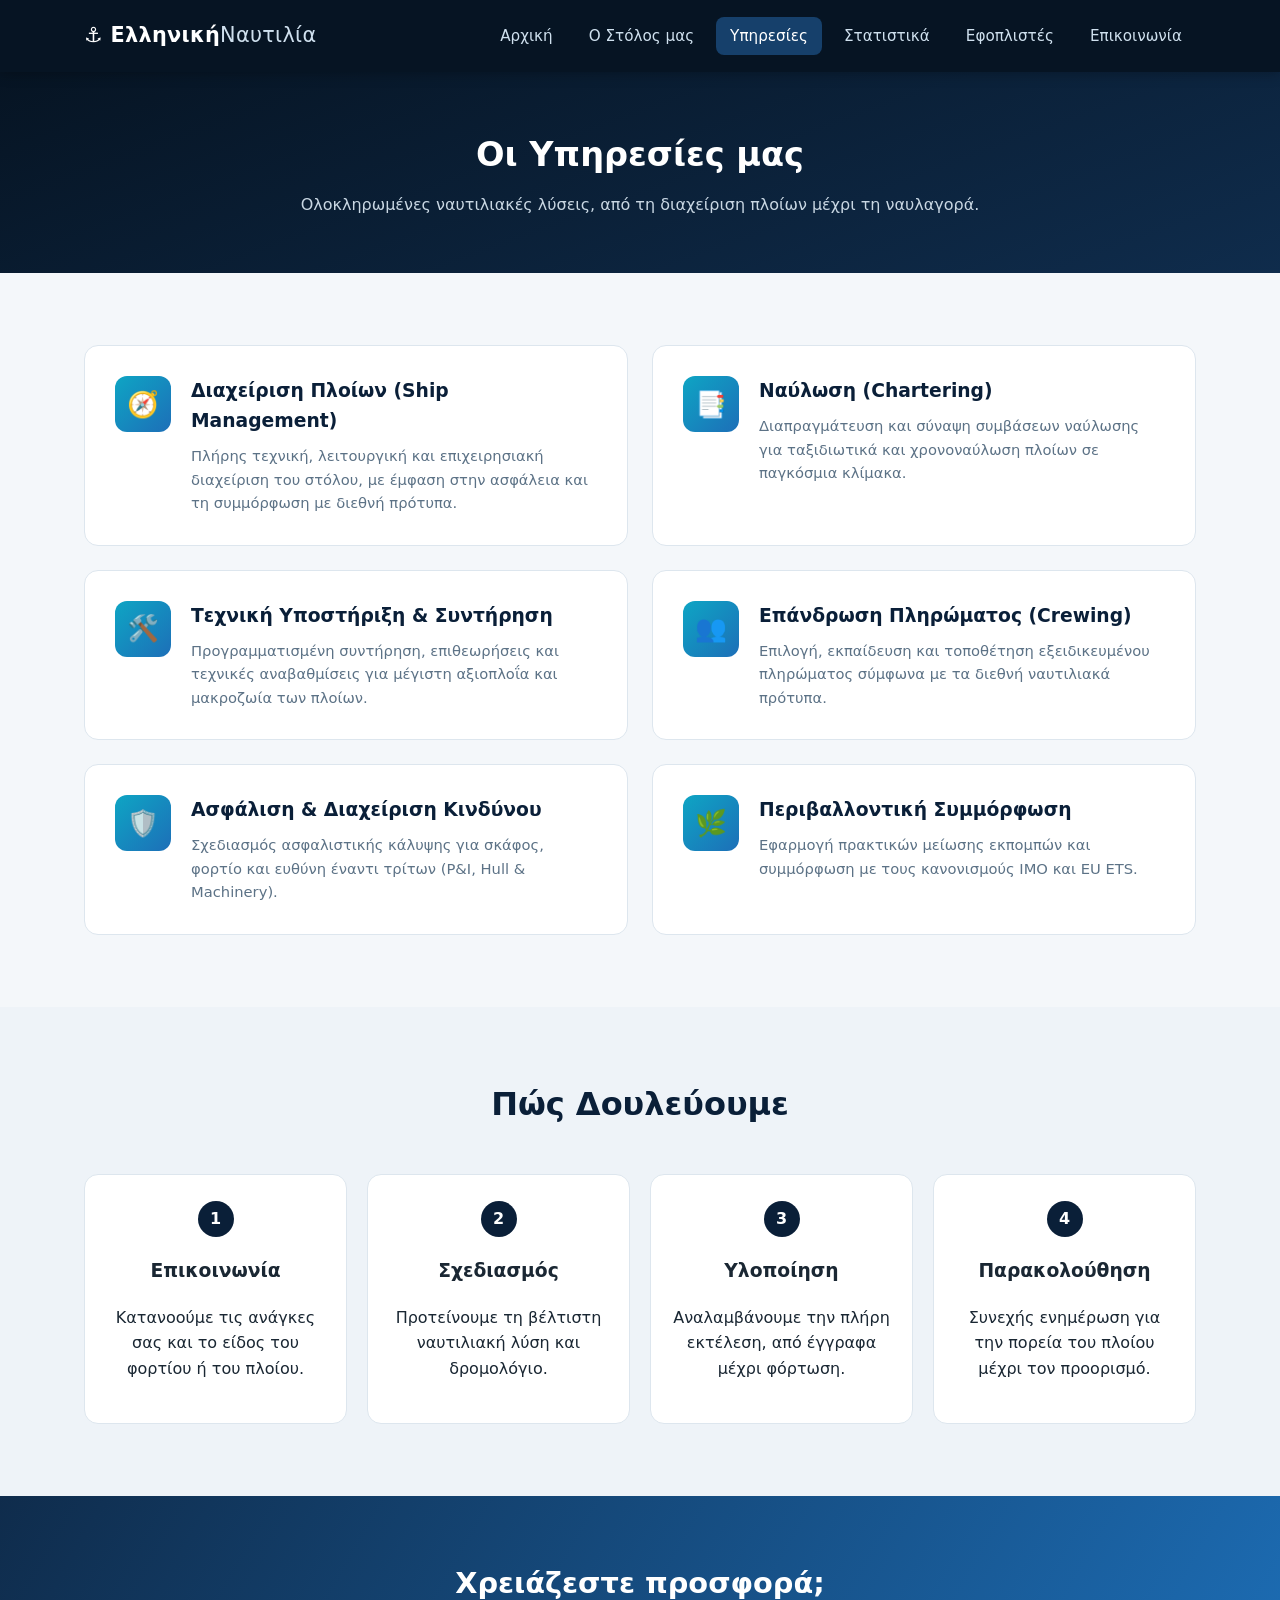
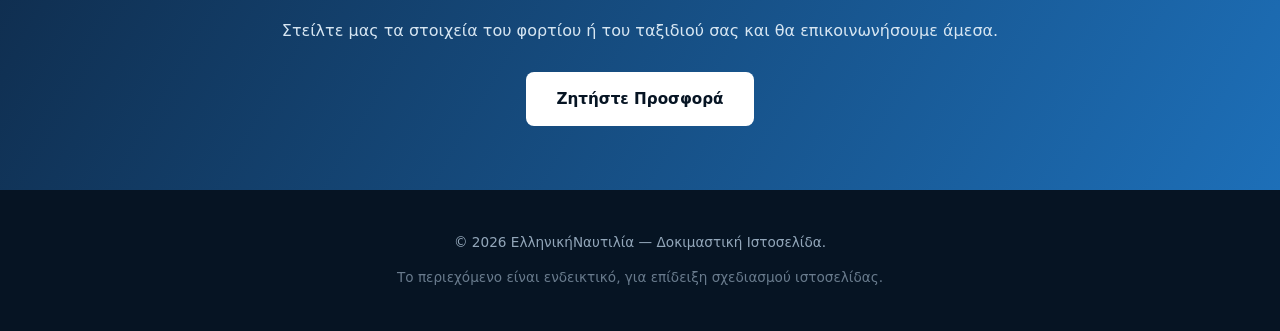
<file: ypiresies.html>
<!DOCTYPE html>
<html lang="el">
<head>
<meta charset="UTF-8">
<meta name="viewport" content="width=device-width, initial-scale=1.0">
<title>Υπηρεσίες | Ελληνική Ναυτιλία</title>
<link rel="stylesheet" href="styles.css">
</head>
<body>

<header class="site-header">
  <div class="container header-inner">
    <a href="index.html" class="logo">⚓ Ελληνική<span>Ναυτιλία</span></a>
    <nav class="nav">
      <button class="nav-toggle" id="navToggle" aria-label="Μενού">☰</button>
      <ul class="nav-list" id="navList">
        <li><a href="index.html">Αρχική</a></li>
        <li><a href="stolos.html">Ο Στόλος μας</a></li>
        <li><a href="ypiresies.html">Υπηρεσίες</a></li>
        <li><a href="statistika.html">Στατιστικά</a></li>
        <li><a href="efoplistes.html">Εφοπλιστές</a></li>
        <li><a href="epikoinonia.html">Επικοινωνία</a></li>
      </ul>
    </nav>
  </div>
</header>

<section class="page-hero">
  <div class="container">
    <h1>Οι Υπηρεσίες μας</h1>
    <p>Ολοκληρωμένες ναυτιλιακές λύσεις, από τη διαχείριση πλοίων μέχρι τη ναυλαγορά.</p>
  </div>
</section>

<section class="section">
  <div class="container">
    <div class="services-grid">

      <div class="service-card">
        <div class="service-icon">🧭</div>
        <div>
          <h3>Διαχείριση Πλοίων (Ship Management)</h3>
          <p>Πλήρης τεχνική, λειτουργική και επιχειρησιακή διαχείριση του στόλου, με έμφαση στην ασφάλεια και τη συμμόρφωση με διεθνή πρότυπα.</p>
        </div>
      </div>

      <div class="service-card">
        <div class="service-icon">📑</div>
        <div>
          <h3>Ναύλωση (Chartering)</h3>
          <p>Διαπραγμάτευση και σύναψη συμβάσεων ναύλωσης για ταξιδιωτικά και χρονοναύλωση πλοίων σε παγκόσμια κλίμακα.</p>
        </div>
      </div>

      <div class="service-card">
        <div class="service-icon">🛠️</div>
        <div>
          <h3>Τεχνική Υποστήριξη &amp; Συντήρηση</h3>
          <p>Προγραμματισμένη συντήρηση, επιθεωρήσεις και τεχνικές αναβαθμίσεις για μέγιστη αξιοπλοΐα και μακροζωία των πλοίων.</p>
        </div>
      </div>

      <div class="service-card">
        <div class="service-icon">👥</div>
        <div>
          <h3>Επάνδρωση Πληρώματος (Crewing)</h3>
          <p>Επιλογή, εκπαίδευση και τοποθέτηση εξειδικευμένου πληρώματος σύμφωνα με τα διεθνή ναυτιλιακά πρότυπα.</p>
        </div>
      </div>

      <div class="service-card">
        <div class="service-icon">🛡️</div>
        <div>
          <h3>Ασφάλιση &amp; Διαχείριση Κινδύνου</h3>
          <p>Σχεδιασμός ασφαλιστικής κάλυψης για σκάφος, φορτίο και ευθύνη έναντι τρίτων (P&amp;I, Hull &amp; Machinery).</p>
        </div>
      </div>

      <div class="service-card">
        <div class="service-icon">🌿</div>
        <div>
          <h3>Περιβαλλοντική Συμμόρφωση</h3>
          <p>Εφαρμογή πρακτικών μείωσης εκπομπών και συμμόρφωση με τους κανονισμούς IMO και EU ETS.</p>
        </div>
      </div>

    </div>
  </div>
</section>

<section class="section section-alt">
  <div class="container">
    <h2 class="section-title">Πώς Δουλεύουμε</h2>
    <ol class="process-list">
      <li><h3>Επικοινωνία</h3><p>Κατανοούμε τις ανάγκες σας και το είδος του φορτίου ή του πλοίου.</p></li>
      <li><h3>Σχεδιασμός</h3><p>Προτείνουμε τη βέλτιστη ναυτιλιακή λύση και δρομολόγιο.</p></li>
      <li><h3>Υλοποίηση</h3><p>Αναλαμβάνουμε την πλήρη εκτέλεση, από έγγραφα μέχρι φόρτωση.</p></li>
      <li><h3>Παρακολούθηση</h3><p>Συνεχής ενημέρωση για την πορεία του πλοίου μέχρι τον προορισμό.</p></li>
    </ol>
  </div>
</section>

<section class="cta">
  <div class="container cta-inner">
    <h2>Χρειάζεστε προσφορά;</h2>
    <p>Στείλτε μας τα στοιχεία του φορτίου ή του ταξιδιού σας και θα επικοινωνήσουμε άμεσα.</p>
    <a href="epikoinonia.html" class="btn btn-primary">Ζητήστε Προσφορά</a>
  </div>
</section>

<footer class="site-footer">
  <div class="container footer-inner">
    <p>&copy; <span id="year"></span> ΕλληνικήΝαυτιλία — Δοκιμαστική Ιστοσελίδα.</p>
    <p class="footer-note">Το περιεχόμενο είναι ενδεικτικό, για επίδειξη σχεδιασμού ιστοσελίδας.</p>
  </div>
</footer>

<script src="script.js"></script>
<script src="tracker.js" defer></script>
</body>
</html>
</file>
<file: styles.css>
:root {
  --navy-950: #061423;
  --navy-900: #0a1f38;
  --navy-800: #0f2c4c;
  --navy-700: #16406b;
  --blue-500: #1d6fb8;
  --blue-400: #3d92d9;
  --aegean: #0ea5c4;
  --white: #ffffff;
  --off-white: #f4f7fa;
  --ink: #1a2733;
  --muted: #5c7286;
  --border: #dde6ee;
  --shadow: 0 10px 30px rgba(6, 20, 35, 0.12);
  --radius: 14px;
  --font: "Segoe UI", system-ui, -apple-system, "Helvetica Neue", Arial, sans-serif;
}

* { box-sizing: border-box; }

html { scroll-behavior: smooth; }

body {
  margin: 0;
  font-family: var(--font);
  color: var(--ink);
  background: var(--off-white);
  line-height: 1.6;
}

img { max-width: 100%; display: block; }

.container {
  max-width: 1160px;
  margin: 0 auto;
  padding: 0 24px;
}

/* Header */
.site-header {
  background: var(--navy-950);
  position: sticky;
  top: 0;
  z-index: 100;
  box-shadow: 0 2px 12px rgba(0,0,0,0.25);
}

.header-inner {
  display: flex;
  align-items: center;
  justify-content: space-between;
  height: 72px;
}

.logo {
  color: var(--white);
  font-size: 1.3rem;
  font-weight: 700;
  text-decoration: none;
  letter-spacing: 0.3px;
}
.logo span { color: #cfe0ee; font-weight: 400; }

.nav-list {
  list-style: none;
  display: flex;
  gap: 8px;
  margin: 0;
  padding: 0;
}

.nav-list a {
  color: #cfe0ee;
  text-decoration: none;
  padding: 10px 14px;
  border-radius: 8px;
  font-size: 0.95rem;
  transition: background 0.2s, color 0.2s;
}

.nav-list a:hover,
.nav-list a.active {
  background: var(--navy-700);
  color: var(--white);
}

.nav-toggle {
  display: none;
  background: none;
  border: none;
  color: var(--white);
  font-size: 1.6rem;
  cursor: pointer;
}

/* Hero */
.hero {
  background:
    linear-gradient(160deg, rgba(6,20,35,0.88), rgba(10,31,56,0.82)),
    repeating-linear-gradient(115deg, rgba(255,255,255,0.03) 0 2px, transparent 2px 40px);
  color: var(--white);
  padding: 96px 0 80px;
  text-align: center;
}

.hero h1 {
  font-size: 2.6rem;
  margin: 0 0 20px;
  font-weight: 800;
  letter-spacing: -0.5px;
}

.hero p {
  max-width: 680px;
  margin: 0 auto 32px;
  color: #c9d7e3;
  font-size: 1.1rem;
}

.hero-actions {
  display: flex;
  gap: 16px;
  justify-content: center;
  flex-wrap: wrap;
}

.btn {
  display: inline-block;
  padding: 13px 28px;
  border-radius: 8px;
  text-decoration: none;
  font-weight: 600;
  font-size: 0.95rem;
  transition: transform 0.15s, box-shadow 0.15s, background 0.15s;
  cursor: pointer;
  border: 2px solid transparent;
}
.btn:hover { transform: translateY(-2px); }

.btn-primary {
  background: var(--white);
  color: var(--navy-950);
}
.btn-primary:hover { box-shadow: 0 8px 20px rgba(255,255,255,0.35); }

.btn-outline {
  border-color: rgba(255,255,255,0.5);
  color: var(--white);
}
.btn-outline:hover { border-color: var(--white); background: rgba(255,255,255,0.08); }

/* Stats strip */
.stats-strip {
  background: var(--navy-900);
  padding: 40px 0;
}

.stats-grid {
  display: grid;
  grid-template-columns: repeat(4, 1fr);
  gap: 24px;
  text-align: center;
}

.stat-card { color: var(--white); }

.stat-number {
  display: block;
  font-size: 2.2rem;
  font-weight: 800;
  color: var(--white);
}

.stat-label {
  font-size: 0.85rem;
  color: #a9bdd0;
}

/* Sections */
.section { padding: 72px 0; }
.section-alt { background: #eef3f8; }

.section-title {
  text-align: center;
  font-size: 2rem;
  margin: 0 0 44px;
  color: var(--navy-900);
  font-weight: 800;
}

.cards-grid {
  display: grid;
  grid-template-columns: repeat(4, 1fr);
  gap: 24px;
}

.card {
  background: var(--white);
  border: 1px solid var(--border);
  border-radius: var(--radius);
  padding: 28px 22px;
  text-align: center;
  transition: transform 0.2s, box-shadow 0.2s;
}
.card:hover { transform: translateY(-4px); box-shadow: var(--shadow); }

.card-icon { font-size: 2.2rem; margin-bottom: 12px; }
.card h3 { margin: 0 0 10px; color: var(--navy-900); font-size: 1.1rem; }
.card p { margin: 0; color: var(--muted); font-size: 0.92rem; }

.ports-grid {
  display: grid;
  grid-template-columns: repeat(4, 1fr);
  gap: 24px;
}

.port-card {
  background: var(--white);
  border-left: 4px solid var(--aegean);
  border-radius: 10px;
  padding: 22px;
  box-shadow: 0 4px 14px rgba(6,20,35,0.06);
}
.port-card h3 { margin: 0 0 8px; color: var(--navy-800); }
.port-card p { margin: 0; color: var(--muted); font-size: 0.9rem; }

/* Shipowners page */
.person-grid {
  display: grid;
  grid-template-columns: repeat(2, 1fr);
  gap: 24px;
}

.person-card {
  background: var(--white);
  border: 1px solid var(--border);
  border-radius: var(--radius);
  padding: 26px;
  display: flex;
  gap: 18px;
  box-shadow: 0 4px 14px rgba(6,20,35,0.06);
  transition: transform 0.2s, box-shadow 0.2s;
}
.person-card:hover { transform: translateY(-4px); box-shadow: var(--shadow); }

.person-avatar {
  flex-shrink: 0;
  width: 60px;
  height: 60px;
  border-radius: 50%;
  background: linear-gradient(135deg, var(--navy-800), var(--blue-500));
  color: var(--white);
  display: flex;
  align-items: center;
  justify-content: center;
  font-weight: 700;
  font-size: 1rem;
  letter-spacing: 0.5px;
}

.person-body h3 { margin: 0 0 2px; color: var(--navy-900); font-size: 1.1rem; }
.person-role { display: block; font-size: 0.8rem; color: var(--muted); margin-bottom: 10px; }
.person-body p { margin: 0 0 12px; color: var(--ink); font-size: 0.9rem; }

.legacy-tag {
  display: inline-block;
  background: #eef3f8;
  color: var(--navy-800);
  font-size: 0.72rem;
  font-weight: 600;
  padding: 4px 10px;
  border-radius: 20px;
  margin: 0 6px 6px 0;
}

/* CTA */
.cta {
  background: linear-gradient(120deg, var(--navy-800), var(--blue-500));
  color: var(--white);
  padding: 64px 0;
  text-align: center;
}
.cta h2 { margin: 0 0 12px; font-size: 1.8rem; }
.cta p { margin: 0 0 28px; color: #d7e6f2; }

/* Footer */
.site-footer {
  background: var(--navy-950);
  color: #93a7ba;
  padding: 28px 0;
  text-align: center;
  font-size: 0.85rem;
}
.footer-note { margin-top: 6px; opacity: 0.7; }

/* Page header (inner pages) */
.page-hero {
  background: linear-gradient(160deg, var(--navy-950), var(--navy-800));
  color: var(--white);
  padding: 56px 0;
  text-align: center;
}
.page-hero h1 { margin: 0 0 10px; font-size: 2.1rem; }
.page-hero p { margin: 0; color: #c9d7e3; }

/* Fleet page */
.fleet-grid {
  display: grid;
  grid-template-columns: repeat(3, 1fr);
  gap: 24px;
}

.ship-card {
  background: var(--white);
  border: 1px solid var(--border);
  border-radius: var(--radius);
  overflow: hidden;
  box-shadow: 0 4px 14px rgba(6,20,35,0.06);
  transition: transform 0.2s, box-shadow 0.2s;
}
.ship-card:hover { transform: translateY(-4px); box-shadow: var(--shadow); }

.ship-image {
  height: 150px;
  display: flex;
  align-items: center;
  justify-content: center;
  font-size: 3rem;
  background: linear-gradient(135deg, var(--navy-700), var(--aegean));
  color: var(--white);
}

.ship-body { padding: 20px; }
.ship-body h3 { margin: 0 0 6px; color: var(--navy-900); }
.ship-type {
  display: inline-block;
  background: #e6f1fa;
  color: var(--blue-500);
  font-size: 0.75rem;
  font-weight: 700;
  padding: 3px 10px;
  border-radius: 20px;
  margin-bottom: 10px;
}
.ship-specs {
  list-style: none;
  padding: 0;
  margin: 12px 0 0;
  font-size: 0.85rem;
  color: var(--muted);
  border-top: 1px solid var(--border);
  padding-top: 10px;
}
.ship-specs li { display: flex; justify-content: space-between; padding: 3px 0; }
.ship-specs li span:first-child { color: var(--ink); font-weight: 600; }

/* Services page */
.services-grid {
  display: grid;
  grid-template-columns: repeat(2, 1fr);
  gap: 24px;
}

.service-card {
  background: var(--white);
  border-radius: var(--radius);
  padding: 30px;
  border: 1px solid var(--border);
  display: flex;
  gap: 20px;
}
.service-icon {
  flex-shrink: 0;
  width: 56px;
  height: 56px;
  border-radius: 12px;
  background: linear-gradient(135deg, var(--aegean), var(--blue-500));
  color: var(--white);
  display: flex;
  align-items: center;
  justify-content: center;
  font-size: 1.6rem;
}
.service-card h3 { margin: 0 0 8px; color: var(--navy-900); }
.service-card p { margin: 0; color: var(--muted); font-size: 0.92rem; }

.process-list {
  counter-reset: step;
  list-style: none;
  padding: 0;
  margin: 0;
  display: grid;
  grid-template-columns: repeat(4, 1fr);
  gap: 20px;
}
.process-list li {
  background: var(--white);
  border-radius: var(--radius);
  padding: 26px 20px;
  text-align: center;
  border: 1px solid var(--border);
  position: relative;
}
.process-list li::before {
  counter-increment: step;
  content: counter(step);
  display: flex;
  align-items: center;
  justify-content: center;
  width: 36px;
  height: 36px;
  margin: 0 auto 14px;
  border-radius: 50%;
  background: var(--navy-900);
  color: var(--white);
  font-weight: 700;
}

/* Stats page */
.chart-card {
  background: var(--white);
  border: 1px solid var(--border);
  border-radius: var(--radius);
  padding: 32px;
  box-shadow: 0 4px 14px rgba(6,20,35,0.06);
}
.chart-card h3 { margin: 0 0 24px; color: var(--navy-900); text-align: center; }

.bar-row {
  display: grid;
  grid-template-columns: 160px 1fr 60px;
  align-items: center;
  gap: 14px;
  margin-bottom: 16px;
}
.bar-label { font-size: 0.9rem; color: var(--ink); font-weight: 600; }
.bar-track {
  background: #e6edf3;
  border-radius: 20px;
  height: 16px;
  overflow: hidden;
}
.bar-fill {
  height: 100%;
  background: linear-gradient(90deg, var(--aegean), var(--blue-500));
  border-radius: 20px;
  width: 0;
  transition: width 1.2s ease;
}
.bar-value { font-size: 0.85rem; color: var(--muted); text-align: right; }

.table-wrap { overflow-x: auto; margin-top: 40px; }
table { width: 100%; border-collapse: collapse; background: var(--white); border-radius: var(--radius); overflow: hidden; }
thead { background: var(--navy-900); color: var(--white); }
th, td { padding: 14px 18px; text-align: left; font-size: 0.92rem; }
tbody tr:nth-child(even) { background: #f4f8fb; }
tbody tr { border-bottom: 1px solid var(--border); }

/* Contact page */
.contact-wrap {
  display: grid;
  grid-template-columns: 1fr 1fr;
  gap: 40px;
  align-items: start;
}

.contact-info {
  background: var(--navy-900);
  color: var(--white);
  border-radius: var(--radius);
  padding: 32px;
}
.contact-info h3 { margin-top: 0; color: var(--white); }
.contact-item { display: flex; gap: 12px; margin-bottom: 18px; }
.contact-item .icon { font-size: 1.3rem; }
.contact-item p { margin: 0; color: #c9d7e3; font-size: 0.92rem; }
.contact-item strong { display: block; color: var(--white); margin-bottom: 2px; }

.contact-form {
  background: var(--white);
  border: 1px solid var(--border);
  border-radius: var(--radius);
  padding: 32px;
}
.form-group { margin-bottom: 18px; }
.form-group label { display: block; margin-bottom: 6px; font-weight: 600; font-size: 0.9rem; color: var(--navy-900); }
.form-group input,
.form-group select,
.form-group textarea {
  width: 100%;
  padding: 11px 14px;
  border: 1px solid var(--border);
  border-radius: 8px;
  font-family: inherit;
  font-size: 0.95rem;
  color: var(--ink);
  background: var(--off-white);
}
.form-group input:focus,
.form-group select:focus,
.form-group textarea:focus {
  outline: none;
  border-color: var(--blue-400);
  background: var(--white);
}
.form-group textarea { resize: vertical; min-height: 110px; }

.form-status {
  margin-top: 14px;
  padding: 12px 16px;
  border-radius: 8px;
  font-size: 0.9rem;
  display: none;
}
.form-status.show { display: block; }
.form-status.success { background: #e3f6ea; color: #1c7a3d; }

.map-embed {
  margin-top: 40px;
  border-radius: var(--radius);
  overflow: hidden;
  border: 1px solid var(--border);
  height: 320px;
}
.map-embed iframe { width: 100%; height: 100%; border: 0; }

/* Responsive */
@media (max-width: 960px) {
  .cards-grid, .ports-grid, .fleet-grid, .services-grid, .process-list, .person-grid { grid-template-columns: repeat(2, 1fr); }
  .stats-grid { grid-template-columns: repeat(2, 1fr); gap: 32px; }
  .contact-wrap { grid-template-columns: 1fr; }
}

@media (max-width: 680px) {
  .nav-toggle { display: block; }
  .nav-list {
    position: absolute;
    top: 72px;
    left: 0;
    right: 0;
    background: var(--navy-950);
    flex-direction: column;
    display: none;
    padding: 8px 16px 16px;
  }
  .nav-list.open { display: flex; }
  .hero h1 { font-size: 2rem; }
  .cards-grid, .ports-grid, .fleet-grid, .services-grid, .process-list, .person-grid { grid-template-columns: 1fr; }
  .stats-grid { grid-template-columns: 1fr 1fr; }
  .bar-row { grid-template-columns: 100px 1fr 50px; }
  .person-card { flex-direction: column; }
}
</file>
<file: game.css>
:root {
  --bg: #0b0d12;
  --panel: #161a23;
  --panel-2: #1e2430;
  --line: #2b3242;
  --accent: #ff5a2e;
  --accent-2: #23d0ee;
  --green: #37d67a;
  --red: #ff3b5c;
  --text: #e8ecf4;
  --muted: #8b93a7;
  --font-display: "Rajdhani", "Segoe UI", Arial, sans-serif;
  --font-body: "Manrope", "Segoe UI", Arial, sans-serif;
}

* { box-sizing: border-box; }

body {
  margin: 0;
  background: radial-gradient(circle at top, #1a1f2b 0%, var(--bg) 60%);
  color: var(--text);
  font-family: var(--font-body);
  min-height: 100vh;
}

a { color: var(--accent-2); }

h1, h2, h3,
.tab-btn, .hud-label, .hud-row b, .cash-display,
.big-btn, .small-btn, .rival-card h3, .car-card h3, .upgrade-name,
.playerGear, .rpm-readout {
  font-family: var(--font-display);
  font-weight: 700;
}

.hud-row b, .cash-display, #playerSpeed, #rivalSpeed, #playerGear, #rivalGear {
  font-variant-numeric: tabular-nums;
}

.topbar {
  display: flex;
  flex-wrap: wrap;
  align-items: center;
  gap: 12px;
  padding: 14px 20px;
  background: var(--panel);
  border-bottom: 2px solid var(--accent);
}
.topbar h1 { margin: 0; font-size: 1.5rem; letter-spacing: 0.02em; flex: 1 1 auto; }
.topbar nav { font-size: 0.9rem; color: var(--muted); }
.cash-display {
  background: var(--panel-2);
  border: 1px solid var(--line);
  border-radius: 8px;
  padding: 6px 12px;
  font-weight: bold;
  color: var(--green);
}

.tabs {
  display: flex;
  gap: 8px;
  padding: 10px 20px 0;
}
.tab-btn {
  background: var(--panel);
  color: var(--muted);
  border: 1px solid var(--line);
  border-bottom: none;
  padding: 10px 18px;
  border-radius: 10px 10px 0 0;
  cursor: pointer;
  font-size: 1rem;
  letter-spacing: 0.04em;
  text-transform: uppercase;
}
.tab-btn.active { background: var(--panel-2); color: var(--text); border-color: var(--accent); }

main { padding: 16px 20px 40px; max-width: 1000px; margin: 0 auto; }

.tab-panel { display: none; background: var(--panel-2); border: 1px solid var(--line); border-radius: 0 10px 10px 10px; padding: 18px; }
.tab-panel.active { display: block; }

h2 { margin-top: 0; }

/* Rival select */
.rival-list { display: grid; grid-template-columns: repeat(auto-fill, minmax(230px, 1fr)); gap: 12px; }
.rival-card {
  background: var(--panel);
  border: 1px solid var(--line);
  border-radius: 10px;
  padding: 12px;
}
.rival-card.locked { opacity: 0.5; }
.rival-card h3 { margin: 0 0 6px; font-size: 1.05rem; }
.rival-card .stats { font-size: 0.82rem; color: var(--muted); margin-bottom: 8px; }
.rival-card button { width: 100%; }
.best-time { color: var(--accent-2); font-size: 0.8rem; }

/* Race screen */
.race-screen { text-align: center; }
#raceCanvas { width: 100%; max-width: 900px; height: auto; background: #23262e; border-radius: 10px; border: 1px solid var(--line); }
.hud { display: flex; gap: 16px; margin-top: 12px; }
.hud-col { flex: 1; background: var(--panel); border: 1px solid var(--line); border-radius: 8px; padding: 8px 12px; }
.hud-label { font-weight: 700; font-size: 0.78rem; letter-spacing: 0.08em; color: var(--muted); margin-bottom: 4px; }
.hud-row { display: flex; justify-content: space-between; font-size: 0.85rem; margin-top: 6px; }

.rpm-gauge { position: relative; height: 16px; background: #05060a; border-radius: 8px; overflow: hidden; border: 1px solid var(--line); }
.rpm-gauge::after {
  content: "";
  position: absolute; inset: 0; z-index: 3; pointer-events: none;
  background-image: repeating-linear-gradient(90deg, rgba(0,0,0,0.35) 0 1px, transparent 1px 10%);
}
.rpm-zone-green { position: absolute; left: 65%; width: 25%; top: 0; bottom: 0; background: rgba(55,214,122,0.22); z-index: 1; pointer-events: none; }
.rpm-fill { position: relative; z-index: 0; height: 100%; width: 0%; background: linear-gradient(90deg, var(--accent-2), var(--accent)); transition: width 0.05s linear; }
.rpm-fill.rival { background: linear-gradient(90deg, #666, #999); }

.race-message { min-height: 28px; font-weight: 700; font-size: 1.1rem; margin-top: 10px; color: var(--accent); }

/* Drag-strip "Christmas tree" start lights */
.tree { display: flex; flex-direction: column; align-items: center; gap: 8px; margin: 6px auto; }
.bulb {
  width: 30px; height: 30px; border-radius: 50%;
  border: 2px solid var(--line);
  background: #14171e;
  box-shadow: inset 0 2px 4px rgba(0,0,0,0.5);
  transition: background-color 0.15s, box-shadow 0.15s;
}
.bulb.amber.lit { background: var(--accent); box-shadow: 0 0 20px 5px rgba(255,90,46,0.65); border-color: var(--accent); }
.bulb.green.lit { background: var(--green); box-shadow: 0 0 20px 5px rgba(55,214,122,0.65); border-color: var(--green); }

.controls { display: flex; gap: 10px; justify-content: center; flex-wrap: wrap; margin-top: 12px; }
.big-btn {
  font-size: 1.1rem;
  padding: 16px 26px;
  border-radius: 12px;
  border: none;
  cursor: pointer;
  font-weight: bold;
  color: #0b0d12;
  user-select: none;
  touch-action: manipulation;
}
.start-btn { background: var(--green); }
.gas-btn { background: var(--accent); color: white; min-width: 150px; }
.gas-btn:active { filter: brightness(1.2); }
.shift-btn { background: var(--accent-2); min-width: 150px; }
.small-btn {
  background: var(--panel);
  color: var(--text);
  border: 1px solid var(--line);
  border-radius: 8px;
  padding: 10px 16px;
  cursor: pointer;
}
.hint { color: var(--muted); font-size: 0.8rem; margin-top: 10px; }
kbd { background: #000; border: 1px solid var(--line); border-radius: 4px; padding: 1px 6px; }

.hidden { display: none !important; }

/* Cars grid (garage/shop) */
.car-grid { display: grid; grid-template-columns: repeat(auto-fill, minmax(220px, 1fr)); gap: 14px; }
.car-card {
  background: var(--panel);
  border: 2px solid var(--line);
  border-radius: 10px;
  padding: 12px;
  cursor: pointer;
}
.car-card.active { border-color: var(--accent); }
.car-card h3 { margin: 4px 0; font-size: 1rem; }
.car-swatch {
  width: 100%; height: 70px; border-radius: 8px; margin-bottom: 6px;
  background: #05060a;
  display: flex; align-items: center; justify-content: center;
  padding: 6px;
}
.car-swatch svg { width: 88%; height: 88%; }
.car-stats { font-size: 0.78rem; color: var(--muted); line-height: 1.5; }
.stat-bar-track { background: #0b0d12; border-radius: 4px; height: 6px; overflow: hidden; margin: 2px 0 6px; }
.stat-bar-fill { height: 100%; background: var(--accent-2); }
.price-tag { color: var(--green); font-weight: bold; margin: 6px 0; }

.garage-detail { margin-top: 18px; background: var(--panel); border: 1px solid var(--line); border-radius: 10px; padding: 16px; }
.upgrade-row { display: flex; align-items: center; justify-content: space-between; gap: 10px; padding: 8px 0; border-bottom: 1px solid var(--line); flex-wrap: wrap; }
.upgrade-row:last-child { border-bottom: none; }
.upgrade-name { font-weight: bold; min-width: 140px; }
.pips { display: flex; gap: 3px; }
.pip { width: 12px; height: 12px; border-radius: 3px; background: #0b0d12; border: 1px solid var(--line); }
.pip.filled { background: var(--accent); border-color: var(--accent); }
.upgrade-row button { background: var(--accent-2); border: none; border-radius: 6px; padding: 6px 12px; cursor: pointer; font-weight: bold; }
.upgrade-row button:disabled { background: var(--line); color: var(--muted); cursor: not-allowed; }

/* Modal */
.modal { position: fixed; inset: 0; background: rgba(0,0,0,0.7); display: flex; align-items: center; justify-content: center; z-index: 50; }
.modal-box { background: var(--panel-2); border: 1px solid var(--accent); border-radius: 12px; padding: 24px; max-width: 360px; text-align: center; }
.modal-actions { display: flex; gap: 10px; justify-content: center; margin-top: 16px; }

footer { text-align: center; padding: 20px; }
.reset-link { background: none; border: none; color: var(--muted); font-size: 0.75rem; cursor: pointer; text-decoration: underline; }
</file>
